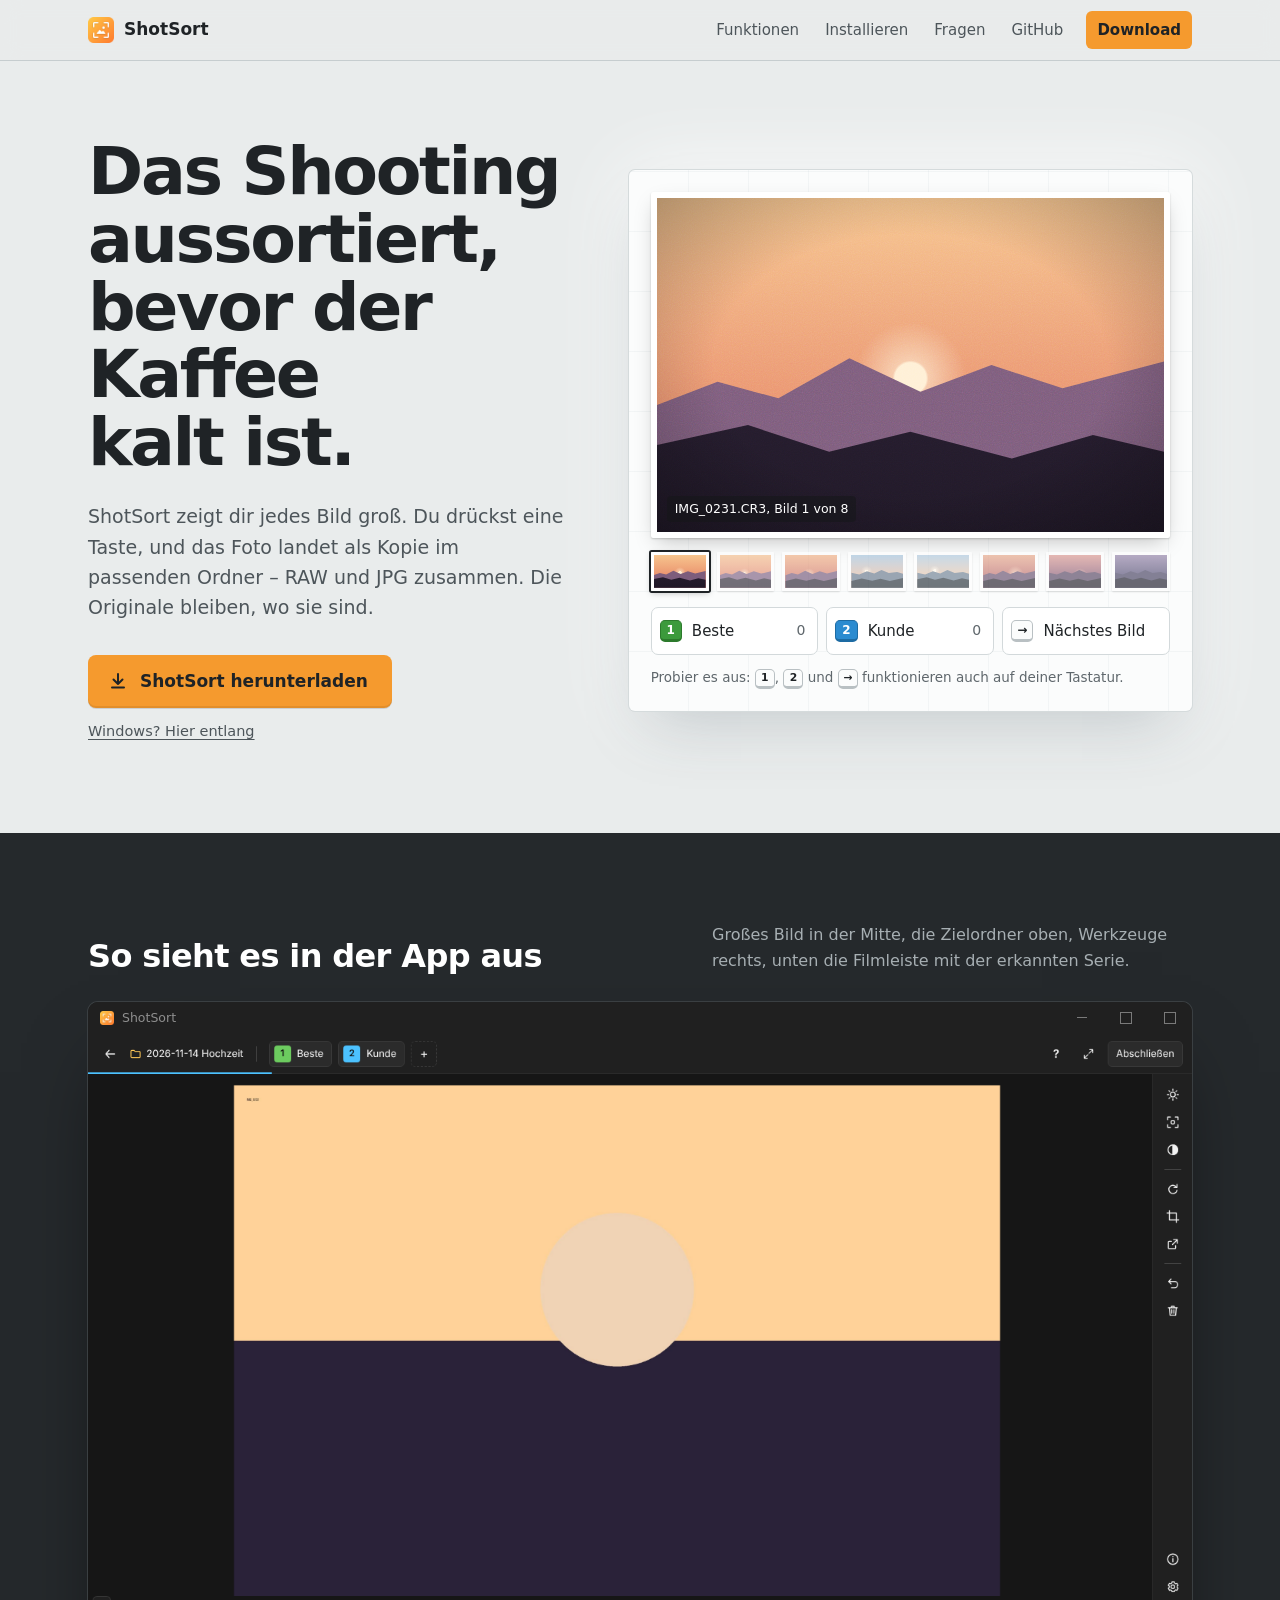
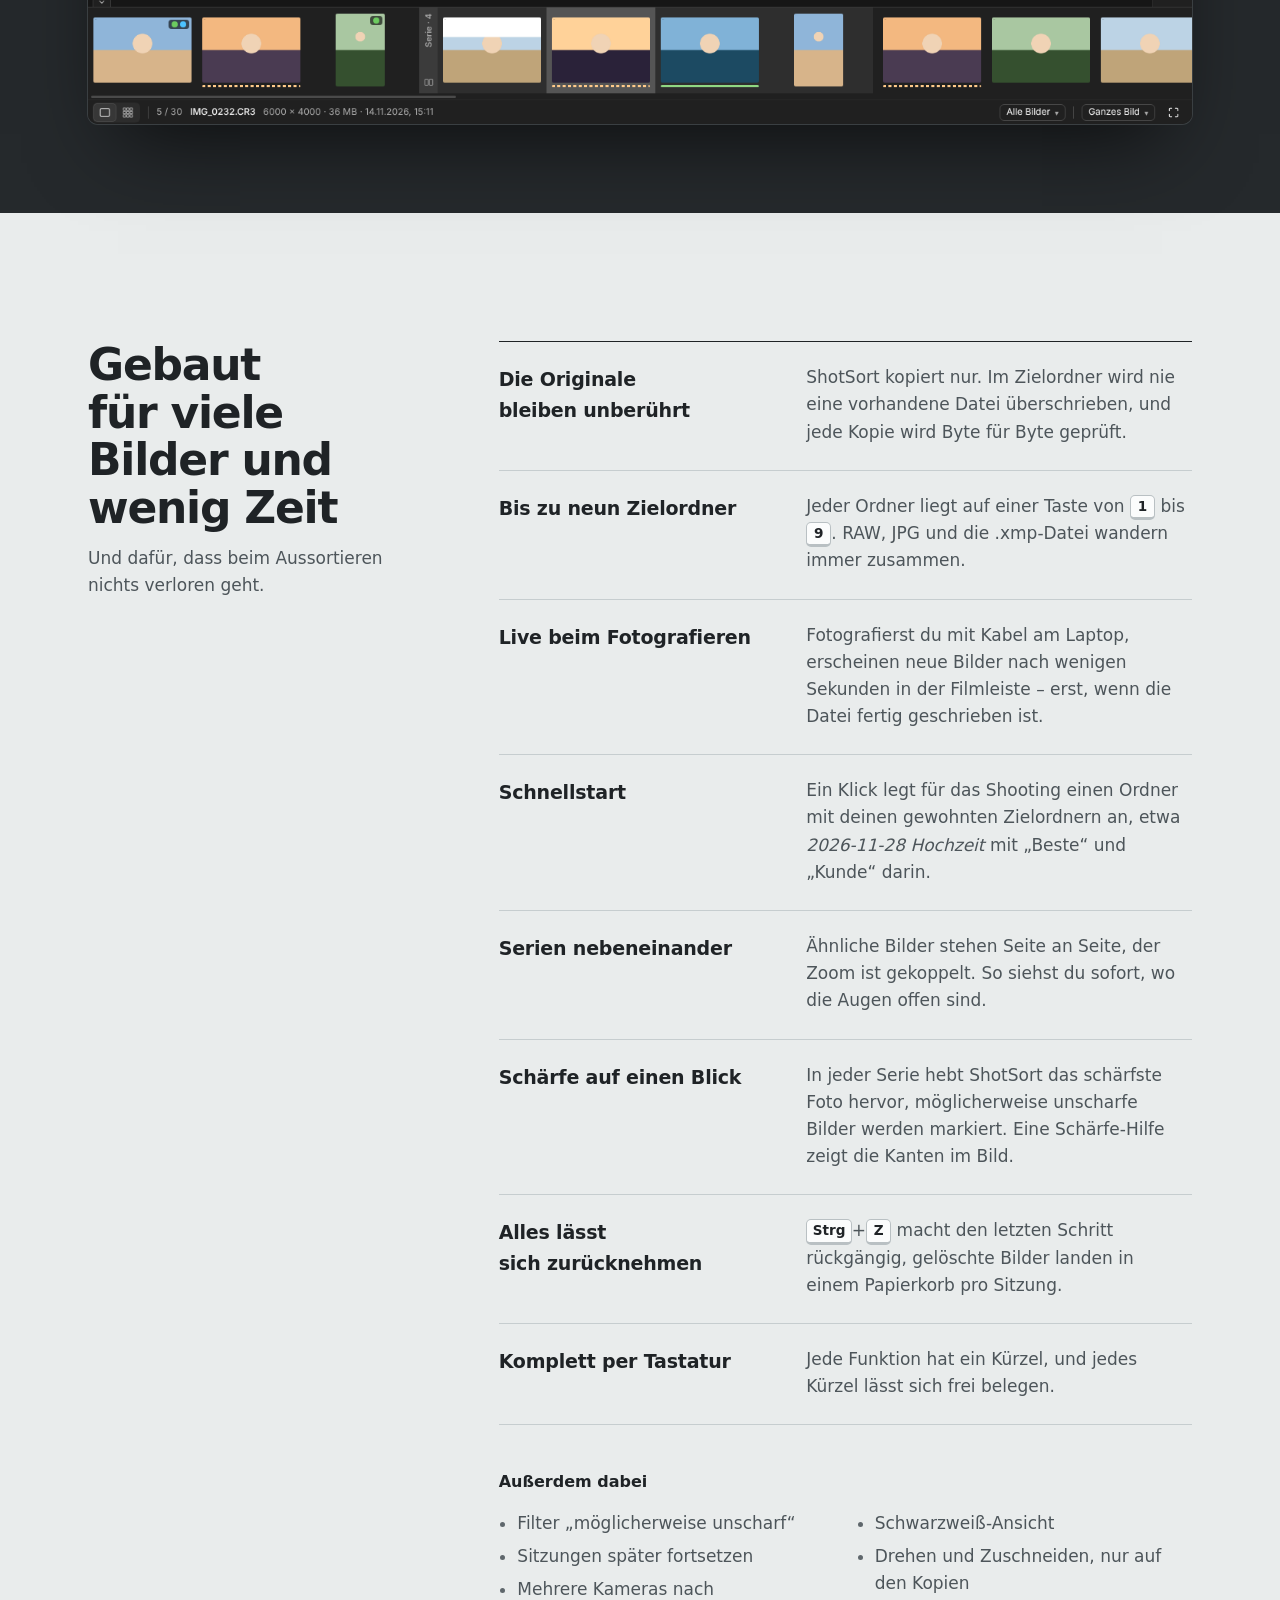
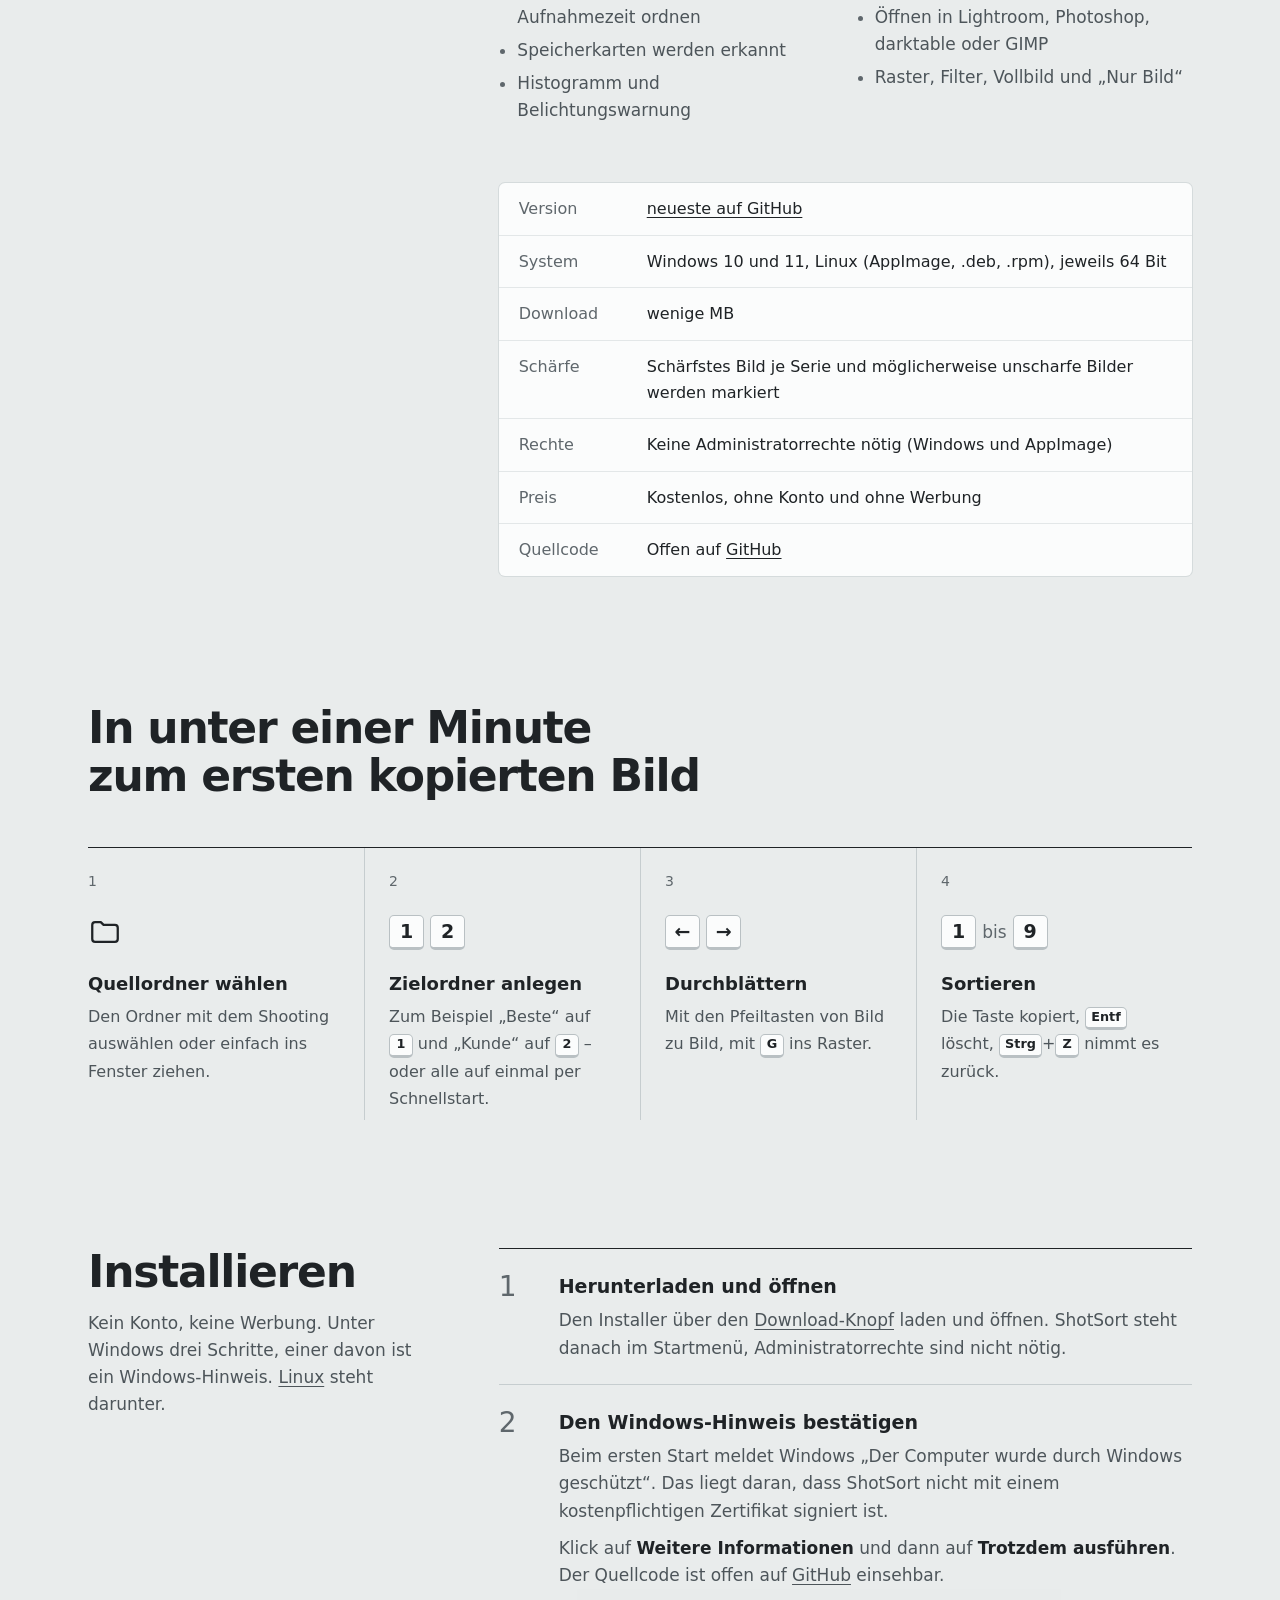
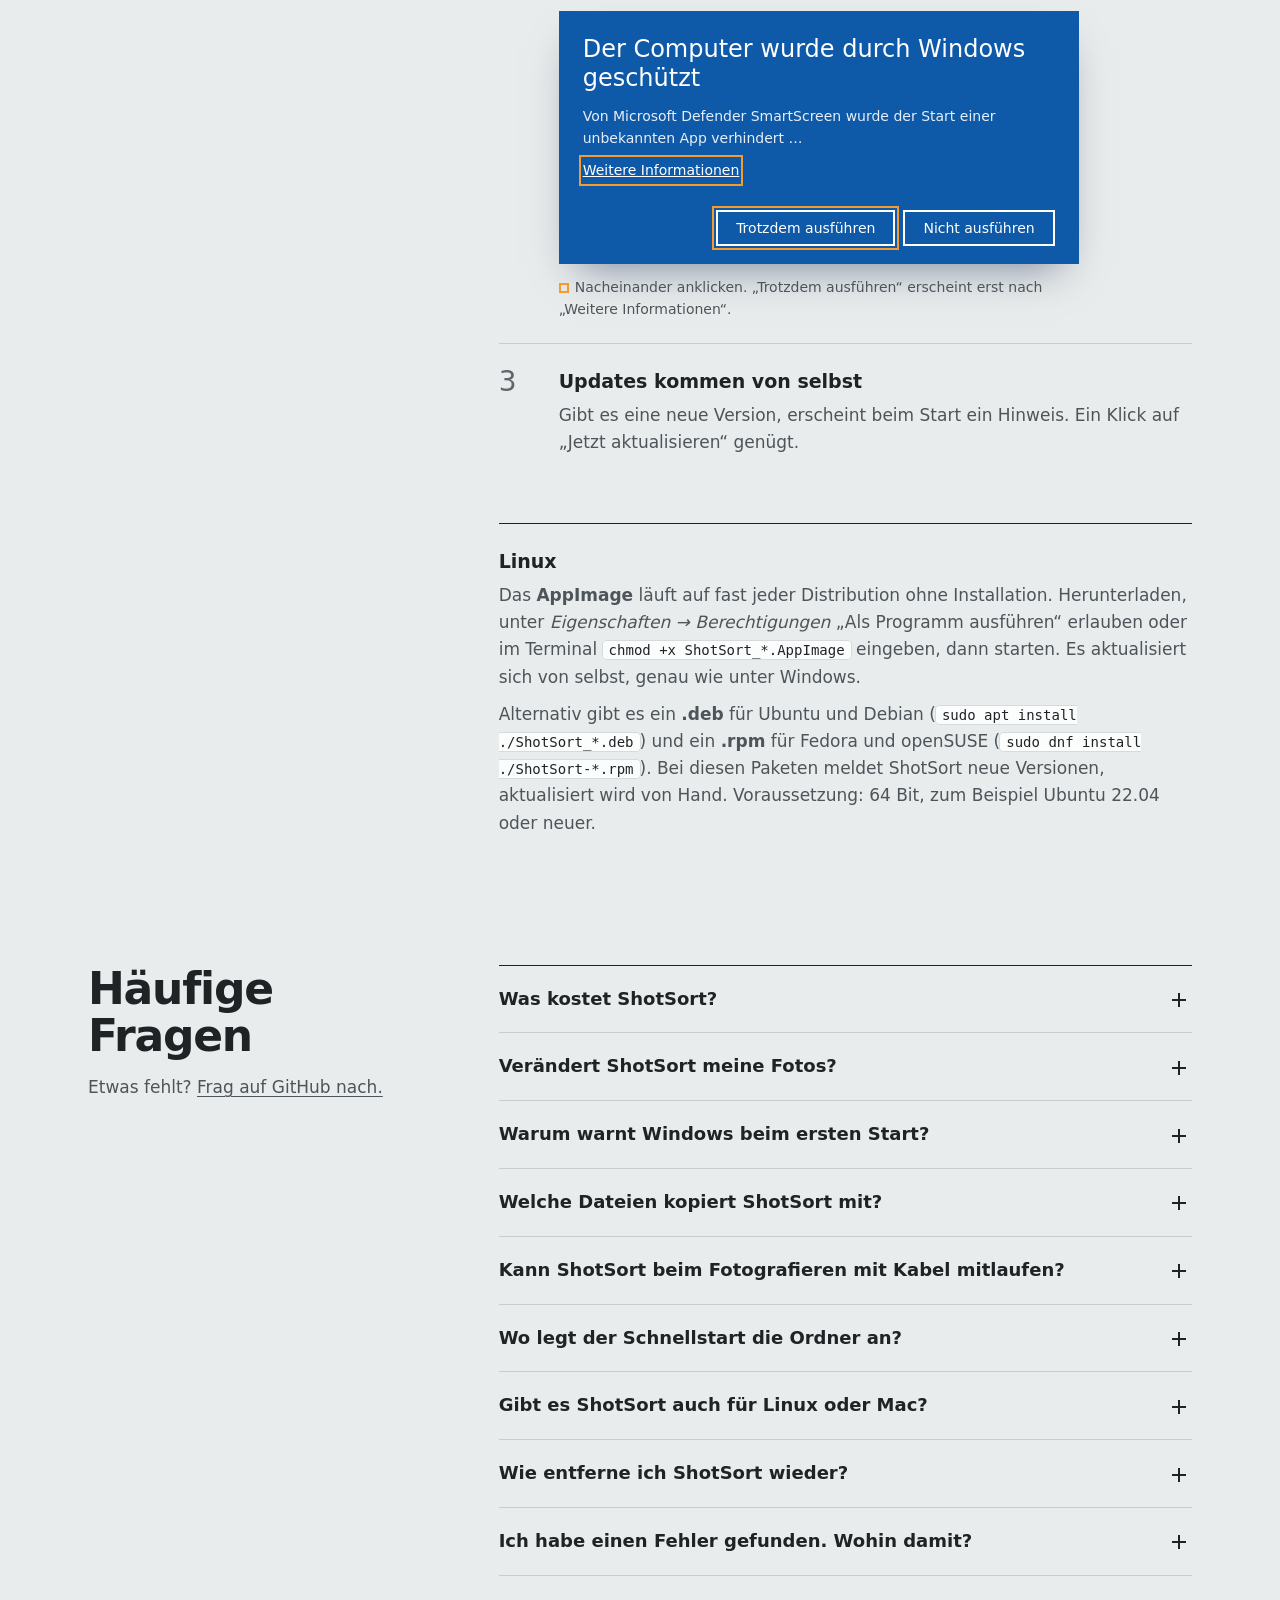
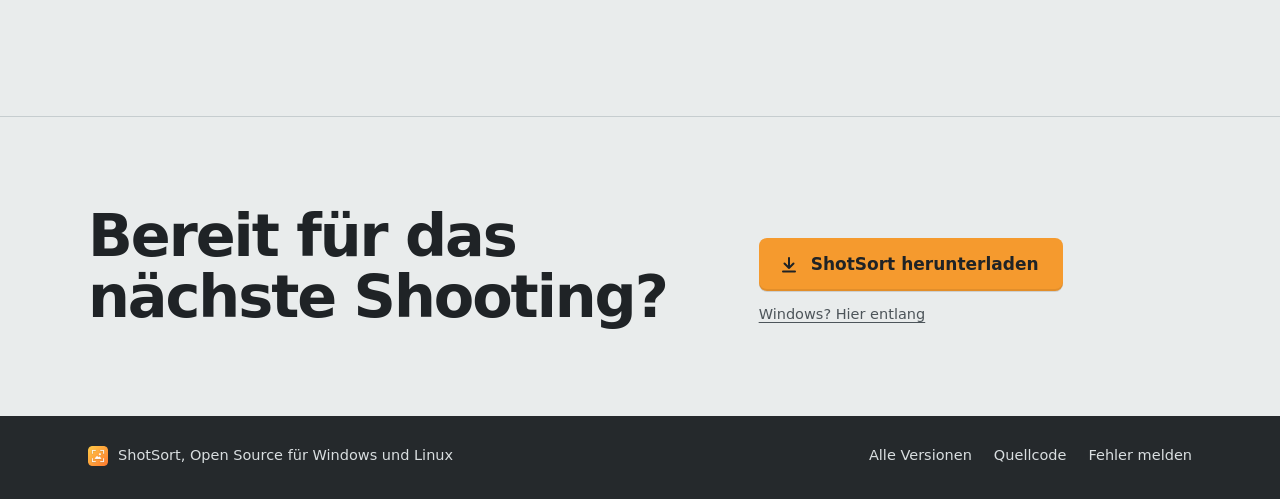
<file: docs/index.html>
<!DOCTYPE html>
<html lang="de">
<head>
<meta charset="utf-8">
<meta name="viewport" content="width=device-width, initial-scale=1">
<title>ShotSort – Fotos aus dem Shooting schnell sortieren</title>
<meta name="description" content="ShotSort für Windows und Linux: Fotos aus einem Shooting schnell durchsehen und die besten per Tastendruck in Zielordner kopieren. Die Originale bleiben unverändert. Kostenlos und Open Source.">
<meta property="og:title" content="ShotSort – Fotos aus dem Shooting schnell sortieren">
<meta property="og:description" content="Durchblättern, Taste drücken, fertig. RAW und JPG werden zusammen kopiert, die Originale bleiben unberührt.">
<meta property="og:image" content="https://0prointer.github.io/shotsort/screenshot.png">
<meta property="og:url" content="https://0prointer.github.io/shotsort/">
<meta name="theme-color" content="#e9ecec">
<link rel="icon" href="icon.png">
<style>
/*
  Idee: der Leuchttisch. Kühles Tageslichtgrau als Seite, die Demo ganz oben
  ist ein beleuchtetes Pult mit gerahmten Bildern. Sonst bleibt alles ruhig:
  eine Schrift (Segoe UI Variable, die Systemschrift des Zielsystems),
  Graphit statt Schwarz, Orange nur als Fläche, Grün/Blau nur für die Ordner.
*/
:root{
  --paper:#e9ecec;
  --paper2:#dfe3e3;
  --light:#fbfcfc;
  --ink:#1f2326;
  --ink2:#4d555a;
  --ink3:#5f676c;
  --rule:#c6cdcf;
  --orange:#f59a2e;
  --orange-hi:#ffb24f;
  --graphite:#25292c;
  --k1:#3c9a3c;
  --k2:#2b8bd0;
}
*{box-sizing:border-box;min-width:0}
html{scroll-behavior:smooth;scroll-padding-top:72px;-webkit-text-size-adjust:100%}
body{margin:0;background:var(--paper);color:var(--ink);font:17px/1.6 "Segoe UI Variable Text","Segoe UI",system-ui,-apple-system,"Helvetica Neue",sans-serif;font-variant-numeric:tabular-nums;overflow-x:clip}
h1,h2,h3{font-family:"Segoe UI Variable Display","Segoe UI",system-ui,-apple-system,sans-serif;margin:0;text-wrap:balance}
p{margin:0}
a{color:inherit;text-decoration-thickness:1px;text-underline-offset:3px}
img{max-width:100%;display:block}
:focus-visible{outline:2px solid var(--ink);outline-offset:3px;border-radius:4px}
.wrap{max-width:1200px;margin:0 auto;padding:0 clamp(20px,4vw,48px)}

kbd{display:inline-grid;place-items:center;min-width:1.85em;height:1.85em;padding:0 .4em;font:600 .8em/1 "Segoe UI",system-ui,sans-serif;color:var(--ink);background:var(--light);border:1px solid #b9c0c3;border-bottom-width:3px;border-radius:5px;vertical-align:.08em}

/* Kopf */
header{position:sticky;top:0;z-index:30;background:rgba(233,236,236,.9);backdrop-filter:blur(10px);border-bottom:1px solid var(--rule)}
header .wrap{display:flex;align-items:center;height:60px;gap:16px}
.brand{display:flex;align-items:center;gap:10px;font-weight:650;font-size:17px;text-decoration:none}
.brand img{width:26px;height:26px}
header nav{margin-left:auto;display:flex;align-items:center;gap:4px;font-size:15px}
header nav a{text-decoration:none;color:var(--ink2);padding:7px 11px;border-radius:6px}
header nav a:hover{color:var(--ink);background:var(--paper2)}
header nav .nav-dl{color:var(--ink);background:var(--orange);font-weight:600;margin-left:8px}
header nav .nav-dl:hover{background:var(--orange-hi)}

/* Einstieg */
.hero{display:grid;grid-template-columns:minmax(0,11fr) minmax(0,13fr);gap:clamp(32px,5vw,72px);align-items:center;padding-top:clamp(40px,6vw,80px);padding-bottom:clamp(56px,7vw,96px)}
.hero h1{font-size:clamp(40px,5.2vw,68px);line-height:1.02;letter-spacing:-.035em;font-weight:650}
.hero .lead{margin-top:24px;font-size:clamp(17px,1.5vw,19px);color:var(--ink2);max-width:34em}
.cta{margin-top:32px}
.btn{display:inline-flex;align-items:center;gap:12px;min-height:52px;padding:13px 24px 13px 20px;border-radius:8px;background:var(--orange);color:var(--ink);font-weight:600;font-size:17px;text-decoration:none;box-shadow:0 1px 0 rgba(0,0,0,.12),inset 0 -2px 0 rgba(0,0,0,.08);max-width:100%}
.btn:hover{background:var(--orange-hi)}
.btn svg{width:20px;height:20px;flex:none}
.meta{margin-top:12px;color:var(--ink3);font-size:14.5px;min-height:1.6em}
.meta a{color:var(--ink2)}
.meta.other{margin-top:2px}
code{padding:1px 6px;border-radius:4px;background:var(--light);box-shadow:0 0 0 1px #d5dbdc;font:14px/1.5 Consolas,"DejaVu Sans Mono",monospace;color:var(--ink);overflow-wrap:anywhere}
.linux{margin-top:44px;padding-top:22px;border-top:1px solid var(--ink)}
.linux h3{font-size:19px;font-weight:600;margin-bottom:6px}
.linux p{color:var(--ink2)}
.linux p+p{margin-top:10px}
.only-touch{display:none}
@media (hover:none) and (pointer:coarse){.only-touch{display:inline}.no-touch{display:none}}

/* Leuchtpult */
.lightbox{position:relative;background:var(--light);border-radius:6px;padding:clamp(14px,2vw,22px);box-shadow:0 0 0 1px #d5dbdc,0 30px 60px -20px rgba(40,60,70,.25),0 0 80px rgba(255,255,255,.9);user-select:none}
.lightbox::before{content:"";position:absolute;inset:0;border-radius:inherit;pointer-events:none;background:repeating-linear-gradient(90deg,transparent 0 59px,rgba(140,160,170,.08) 59px 60px),repeating-linear-gradient(0deg,transparent 0 59px,rgba(140,160,170,.08) 59px 60px)}
.view{position:relative;aspect-ratio:3/2;border:6px solid #fff;border-radius:2px;box-shadow:0 1px 2px rgba(0,0,0,.18),0 8px 20px -6px rgba(0,0,0,.25);overflow:hidden;background:#333}
.view .photo{position:absolute;inset:0}
.tag{position:absolute;left:10px;bottom:10px;font-size:12.5px;color:#fff;background:rgba(20,22,24,.55);padding:3px 8px;border-radius:4px}
.stamp{position:absolute;right:10px;top:10px;display:flex;gap:6px}
.stamp b{min-width:26px;height:26px;border-radius:5px;display:grid;place-items:center;font-size:13px;color:#fff;padding:0 6px;box-shadow:0 1px 3px rgba(0,0,0,.3)}
.toast{position:absolute;left:50%;top:14px;transform:translate(-50%,-6px);opacity:0;background:rgba(25,28,30,.9);color:#fff;padding:6px 14px;border-radius:6px;font-size:14px;white-space:nowrap;transition:opacity .18s,transform .18s}
.toast.on{opacity:1;transform:translate(-50%,0)}

.strip{position:relative;display:grid;grid-template-columns:repeat(8,minmax(0,1fr));gap:8px;margin-top:14px}
.frame{position:relative;aspect-ratio:3/2;border:3px solid #fff;border-radius:1px;box-shadow:0 1px 2px rgba(0,0,0,.2);overflow:hidden;cursor:pointer;opacity:.62;transition:opacity .15s}
.frame:hover{opacity:.85}
.frame.cur{opacity:1;box-shadow:0 0 0 2px var(--ink),0 2px 6px rgba(0,0,0,.25)}
.frame i{position:absolute;left:0;right:0;bottom:0;height:4px}
.frame.c1 i{background:var(--k1)}
.frame.c2 i{background:var(--k2)}
.frame.c12 i{background:linear-gradient(90deg,var(--k1) 50%,var(--k2) 50%)}

.keys{position:relative;display:grid;grid-template-columns:repeat(3,minmax(0,1fr));gap:8px;margin-top:16px}
.key{display:flex;align-items:center;gap:10px;min-height:48px;padding:6px 12px 6px 8px;background:#fff;border:1px solid #d3d9db;border-radius:7px;color:var(--ink);font:inherit;font-size:15px;cursor:pointer;text-align:left}
.key:hover{border-color:#aeb7ba}
.key.hit{transform:translateY(1px);background:var(--paper)}
.key kbd{flex:none}
.key[data-k="1"] kbd{background:var(--k1);border-color:#2c7a2c;color:#fff}
.key[data-k="2"] kbd{background:var(--k2);border-color:#1d6ba3;color:#fff}
.key span{flex:1;overflow:hidden;text-overflow:ellipsis;white-space:nowrap}
.key em{font-style:normal;color:var(--ink3);font-size:14px}
.lb-note{position:relative;margin-top:12px;font-size:13.5px;color:var(--ink3)}

/* Bildschirmfoto */
.shot{background:var(--graphite);color:#d9dee0;padding:clamp(48px,7vw,96px) 0}
.shot-head{display:flex;flex-wrap:wrap;justify-content:space-between;align-items:end;gap:12px 40px;margin-bottom:28px}
.shot-head h2{font-size:clamp(24px,2.6vw,32px);font-weight:600;letter-spacing:-.02em;color:#fff}
.shot-head p{color:#a7afb3;max-width:30em;font-size:16px}
.window{margin:0;border-radius:10px;overflow:hidden;background:#1b1b1b;box-shadow:0 0 0 1px #3a3f42,0 40px 80px -30px rgba(0,0,0,.7)}
.window .bar{display:flex;align-items:center;height:32px;padding:0 0 0 12px;background:#202020;font-size:12.5px;color:#8f8f8f}
.window .bar img{width:14px;height:14px;margin-right:8px}
.window .ctl{margin-left:auto;display:flex}
.window .ctl i{width:44px;height:32px;display:grid;place-items:center}
.window .ctl i::before{content:"";width:10px;height:10px;border:1px solid #7a7a7a}
.window .ctl i:first-child::before{height:0;border-width:1px 0 0}
.window>img{width:100%;height:auto}

/* Abschnitte */
section{padding-top:clamp(72px,10vw,128px)}
.split{display:grid;grid-template-columns:minmax(0,4fr) minmax(0,8fr);gap:clamp(28px,5vw,80px)}
.split>.head{align-self:start;position:sticky;top:96px}
h2{font-size:clamp(30px,3.6vw,44px);line-height:1.08;letter-spacing:-.028em;font-weight:650}
.head p{margin-top:14px;color:var(--ink2);max-width:22em}

/* Funktionen */
.features{list-style:none;margin:0;padding:0;border-top:1px solid var(--ink)}
.features li{display:grid;grid-template-columns:minmax(0,5fr) minmax(0,7fr);gap:8px 32px;padding:22px 0 24px;border-bottom:1px solid var(--rule)}
.features h3{font-size:19px;font-weight:600;letter-spacing:-.01em}
.features p{color:var(--ink2)}
.also{margin-top:44px}
.also h3{font-size:16px;font-weight:600;margin-bottom:12px}
.also ul{margin:0;padding:0 0 0 1.1em;columns:2;column-gap:40px;color:var(--ink2)}
.also li{break-inside:avoid;padding:3px 0}
.also li::marker{color:var(--ink3)}

.specs{margin:56px 0 0;display:grid;grid-template-columns:max-content minmax(0,1fr);background:var(--light);border-radius:6px;box-shadow:0 0 0 1px #d5dbdc;font-size:16px}
.specs dt,.specs dd{margin:0;padding:13px 20px;border-bottom:1px solid #e3e7e8}
.specs dt{color:var(--ink3);padding-right:28px}
.specs dt:last-of-type,.specs dd:last-of-type{border-bottom:0}
.specs-cap{margin-top:12px;font-size:14px;color:var(--ink3)}

/* Ablauf */
.flow{list-style:none;margin:48px 0 0;padding:0;display:grid;grid-template-columns:repeat(4,minmax(0,1fr));counter-reset:s;border-top:1px solid var(--ink)}
.flow li{counter-increment:s;padding:22px 24px 8px 0;position:relative}
.flow li+li{padding-left:24px;border-left:1px solid var(--rule)}
.flow li::before{content:counter(s);display:block;font-size:14px;color:var(--ink3);margin-bottom:18px}
.flow .cap{display:flex;align-items:center;gap:6px;height:44px;margin-bottom:16px}
.flow .cap kbd{font-size:19px}
.flow .cap .dash{color:var(--ink3)}
.flow .cap svg{width:34px;height:34px;color:var(--ink)}
.flow b{display:block;font-size:18px;font-weight:600;margin-bottom:4px}
.flow span.t{color:var(--ink2);font-size:16px}

/* Installieren */
.steps{list-style:none;margin:0;padding:0;counter-reset:i}
.steps li{counter-increment:i;display:grid;grid-template-columns:44px minmax(0,1fr);gap:4px 16px;padding:22px 0;border-top:1px solid var(--rule)}
.steps li:first-child{border-top-color:var(--ink)}
.steps li::before{content:counter(i);font-size:28px;line-height:1;font-weight:300;color:var(--ink3);padding-top:2px}
.steps h3{font-size:19px;font-weight:600;margin-bottom:6px}
.steps p{color:var(--ink2)}
.steps p+p{margin-top:10px}
.steps strong{color:var(--ink);font-weight:600}
.smart-wrap{margin-top:22px;max-width:520px}
.smart{background:#0f5aa8;color:#fff;padding:24px 24px 18px;font-family:"Segoe UI",system-ui,sans-serif;box-shadow:0 20px 40px -18px rgba(0,30,70,.5)}
.smart h4{margin:0 0 12px;font-size:clamp(19px,2.2vw,24px);font-weight:300;line-height:1.2}
.smart p{font-size:14px;color:#e6eef8}
.smart .more{display:inline-block;margin-top:10px;font-size:14px;text-decoration:underline;box-shadow:0 0 0 2px #0f5aa8,0 0 0 4px var(--orange)}
.smart .row{display:flex;justify-content:flex-end;gap:8px;margin-top:26px;flex-wrap:wrap}
.smart .row span{border:2px solid #fff;padding:5px 18px;font-size:14px}
.smart .row .go{box-shadow:0 0 0 2px #0f5aa8,0 0 0 4px var(--orange)}
.smart-cap{margin-top:12px;font-size:14px;color:var(--ink3)}
.smart-cap b{display:inline-block;width:10px;height:10px;border:2px solid var(--orange);margin-right:6px;vertical-align:-1px}

/* Fragen */
.faq{border-top:1px solid var(--ink)}
.faq details{border-bottom:1px solid var(--rule)}
.faq summary{list-style:none;cursor:pointer;padding:19px 44px 19px 0;font-size:18px;font-weight:600;position:relative}
.faq summary::-webkit-details-marker{display:none}
.faq summary::after{content:"";position:absolute;right:6px;top:50%;width:14px;height:2px;background:var(--ink);box-shadow:none}
.faq summary::before{content:"";position:absolute;right:12px;top:50%;margin-top:-6px;width:2px;height:14px;background:var(--ink);transition:transform .2s}
.faq details[open] summary::before{transform:scaleY(0)}
.faq summary:hover{color:var(--ink2)}
.faq details p{color:var(--ink2);padding:0 0 22px;max-width:36em}

/* Schluss */
.final{margin-top:clamp(80px,11vw,140px);border-top:1px solid var(--rule)}
.final .wrap{display:grid;grid-template-columns:minmax(0,7fr) minmax(0,5fr);gap:32px 64px;align-items:end;padding-top:clamp(56px,7vw,96px);padding-bottom:clamp(56px,7vw,96px)}
.final h2{font-size:clamp(34px,4.6vw,60px);line-height:1.02;letter-spacing:-.035em}
.final .cta{margin-top:0}
footer{background:var(--graphite);color:#a7afb3;font-size:14.5px}
footer .wrap{display:flex;flex-wrap:wrap;justify-content:space-between;gap:12px 32px;padding-top:28px;padding-bottom:32px}
footer .who{display:flex;align-items:center;gap:10px;color:#d9dee0}
footer .who img{width:20px;height:20px}
footer nav{display:flex;flex-wrap:wrap;gap:6px 22px}
footer a{color:#d9dee0;text-decoration:none}
footer a:hover{text-decoration:underline}
footer :focus-visible{outline-color:#fff}

/* Motive für die Demo: Landschaften aus Verläufen, mit Korn */
.photo{
  --sky1:#f7c58e;--sky2:#e98d6b;--sun:#fff0d6;--sx:50%;--sy:52%;--ss:16%;
  --far:#7d5d7c;--near:#2e2338;
  background:
    radial-gradient(circle at var(--sx) var(--sy),var(--sun) 0 calc(var(--ss)*.28),color-mix(in srgb,var(--sun) 55%,transparent) calc(var(--ss)*.32),transparent var(--ss)),
    linear-gradient(var(--sky1),var(--sky2) 70%);
  position:relative;overflow:hidden;
}
.photo::before,.photo::after{content:"";position:absolute;inset:0}
.photo::before{background:var(--far);clip-path:var(--r1,polygon(0 62%,12% 55%,24% 60%,38% 48%,52% 58%,66% 50%,80% 57%,100% 49%,100% 100%,0 100%))}
.photo::after{background:linear-gradient(var(--near),color-mix(in srgb,var(--near) 70%,#000));clip-path:var(--r2,polygon(0 74%,18% 68%,34% 76%,50% 70%,70% 78%,86% 71%,100% 76%,100% 100%,0 100%))}
.grain{position:absolute;inset:0;pointer-events:none;opacity:.22;mix-blend-mode:overlay;background-image:url("data:image/svg+xml,%3Csvg xmlns='http://www.w3.org/2000/svg' width='160' height='160'%3E%3Cfilter id='n'%3E%3CfeTurbulence type='fractalNoise' baseFrequency='.9' numOctaves='2' stitchTiles='stitch'/%3E%3C/filter%3E%3Crect width='100%25' height='100%25' filter='url(%23n)'/%3E%3C/svg%3E")}
.vignette{position:absolute;inset:0;pointer-events:none;background:radial-gradient(ellipse at center,transparent 55%,rgba(0,0,0,.28))}

/* Anpassungen */
@media (max-width:1000px){
  .hero{grid-template-columns:minmax(0,1fr)}
  .hero .copy{max-width:640px}
  .split{grid-template-columns:minmax(0,1fr)}
  .split>.head{position:static}
  .flow{grid-template-columns:repeat(2,minmax(0,1fr))}
  .flow li:nth-child(3){padding-left:0;border-left:0}
  .flow li:nth-child(n+3){border-top:1px solid var(--rule);margin-top:16px}
  .final .wrap{grid-template-columns:minmax(0,1fr)}
}
@media (max-width:720px){
  header nav a:not(.nav-dl){display:none}
  .features li{grid-template-columns:minmax(0,1fr)}
  .also ul{columns:1}
  .smart-wrap{margin-left:0}
  .strip{grid-template-columns:repeat(4,minmax(0,1fr))}
}
@media (max-width:520px){
  .keys{grid-template-columns:minmax(0,1fr)}
  .flow{grid-template-columns:minmax(0,1fr)}
  .flow li,.flow li+li{padding-left:0;border-left:0}
  .flow li+li{border-top:1px solid var(--rule);margin-top:8px}
  .specs{grid-template-columns:minmax(0,1fr)}
  .specs dt{padding-bottom:0;border-bottom:0}
  .specs dd{padding-top:2px}
  .window .bar{display:none}
  .btn{width:100%;justify-content:center;font-size:16px}
}
@media (prefers-reduced-motion:reduce){
  html{scroll-behavior:auto}
  *{transition:none!important}
}
</style>
</head>
<body>

<header>
  <div class="wrap">
    <a class="brand" href="#"><img src="icon.png" alt="">ShotSort</a>
    <nav aria-label="Hauptnavigation">
      <a href="#funktionen">Funktionen</a>
      <a href="#installieren">Installieren</a>
      <a href="#fragen">Fragen</a>
      <a href="https://github.com/0prointer/shotsort">GitHub</a>
      <a class="nav-dl" href="#download">Download</a>
    </nav>
  </div>
</header>

<main>
  <div class="wrap hero" id="download">
    <div class="copy">
      <h1>Das Shooting aussortiert, bevor der Kaffee kalt ist.</h1>
      <p class="lead">ShotSort zeigt dir jedes Bild groß. Du drückst eine Taste, und das Foto landet als Kopie im passenden Ordner – RAW und JPG zusammen. Die Originale bleiben, wo sie sind.</p>
      <div class="cta">
        <!-- Ohne Verbindung zu GitHub führt der Knopf zur Seite der neuesten Version; das Skript unten setzt die passende Datei ein -->
        <a class="btn" data-dl href="https://github.com/0prointer/shotsort/releases/latest">
          <svg viewBox="0 0 20 20" fill="none" stroke="currentColor" stroke-width="2" stroke-linecap="round" stroke-linejoin="round" aria-hidden="true"><path d="M10 3v10M5.5 8.5 10 13l4.5-4.5M4 16.5h12"/></svg>
          <span data-dl-text>ShotSort herunterladen</span>
        </a>
        <p class="meta" data-dl-other><a href="#linux">Linux? Hier entlang</a></p>
      </div>
    </div>

    <div class="lightbox" id="demo" role="group" aria-label="Ausprobieren: Bilder mit den Tasten 1 und 2 in Ordner sortieren">
      <div class="view">
        <div class="photo" id="big"></div>
        <div class="grain"></div><div class="vignette"></div>
        <span class="tag" id="tag">IMG_0231.CR3, Bild 1 von 8</span>
        <span class="stamp" id="stamp"></span>
        <span class="toast" id="toast" role="status" aria-live="polite"></span>
      </div>
      <div class="strip" id="strip"></div>
      <div class="keys">
        <button class="key" data-k="1" type="button"><kbd>1</kbd><span>Beste</span><em id="n1">0</em></button>
        <button class="key" data-k="2" type="button"><kbd>2</kbd><span>Kunde</span><em id="n2">0</em></button>
        <button class="key" data-k="next" type="button"><kbd>→</kbd><span>Nächstes Bild</span><em></em></button>
      </div>
      <p class="lb-note"><span class="no-touch">Probier es aus: <kbd>1</kbd>, <kbd>2</kbd> und <kbd>→</kbd> funktionieren auch auf deiner Tastatur.</span><span class="only-touch">Probier es aus: Tippe auf die Tasten.</span></p>
    </div>
  </div>

  <div class="shot">
    <div class="wrap">
      <div class="shot-head">
        <h2>So sieht es in der App aus</h2>
        <p>Großes Bild in der Mitte, die Zielordner oben, Werkzeuge rechts, unten die Filmleiste mit der erkannten Serie.</p>
      </div>
      <figure class="window">
        <div class="bar" aria-hidden="true"><img src="icon.png" alt="">ShotSort<span class="ctl"><i></i><i></i><i></i></span></div>
        <img src="screenshot.png" width="1440" height="900" alt="ShotSort beim Sortieren: großes Bild, oben die Zielordner Beste und Kunde, rechts die Werkzeuge, unten die Filmleiste mit einer Serie">
      </figure>
    </div>
  </div>

  <section id="funktionen">
    <div class="wrap split">
      <div class="head">
        <h2>Gebaut für viele Bilder und wenig Zeit</h2>
        <p>Und dafür, dass beim Aussortieren nichts verloren geht.</p>
      </div>
      <div>
        <ul class="features">
          <li><h3>Die Originale bleiben unberührt</h3><p>ShotSort kopiert nur. Im Zielordner wird nie eine vorhandene Datei überschrieben, und jede Kopie wird Byte für Byte geprüft.</p></li>
          <li><h3>Bis zu neun Zielordner</h3><p>Jeder Ordner liegt auf einer Taste von <kbd>1</kbd> bis <kbd>9</kbd>. RAW, JPG und die .xmp-Datei wandern immer zusammen.</p></li>
          <li><h3>Live beim Fotografieren</h3><p>Fotografierst du mit Kabel am Laptop, erscheinen neue Bilder nach wenigen Sekunden in der Filmleiste – erst, wenn die Datei fertig geschrieben ist.</p></li>
          <li><h3>Schnellstart</h3><p>Ein Klick legt für das Shooting einen Ordner mit deinen gewohnten Zielordnern an, etwa <i>2026-11-28 Hochzeit</i> mit „Beste“ und „Kunde“ darin.</p></li>
          <li><h3>Serien nebeneinander</h3><p>Ähnliche Bilder stehen Seite an Seite, der Zoom ist gekoppelt. So siehst du sofort, wo die Augen offen sind.</p></li>
          <li><h3>Schärfe auf einen Blick</h3><p>In jeder Serie hebt ShotSort das schärfste Foto hervor, möglicherweise unscharfe Bilder werden markiert. Eine Schärfe-Hilfe zeigt die Kanten im Bild.</p></li>
          <li><h3>Alles lässt sich zurücknehmen</h3><p><kbd>Strg</kbd>+<kbd>Z</kbd> macht den letzten Schritt rückgängig, gelöschte Bilder landen in einem Papierkorb pro Sitzung.</p></li>
          <li><h3>Komplett per Tastatur</h3><p>Jede Funktion hat ein Kürzel, und jedes Kürzel lässt sich frei belegen.</p></li>
        </ul>

        <div class="also">
          <h3>Außerdem dabei</h3>
          <ul>
            <li>Filter „möglicherweise unscharf“</li>
            <li>Sitzungen später fortsetzen</li>
            <li>Mehrere Kameras nach Aufnahmezeit ordnen</li>
            <li>Speicherkarten werden erkannt</li>
            <li>Histogramm und Belichtungswarnung</li>
            <li>Schwarzweiß-Ansicht</li>
            <li>Drehen und Zuschneiden, nur auf den Kopien</li>
            <li>Öffnen in Lightroom, Photoshop, darktable oder GIMP</li>
            <li>Raster, Filter, Vollbild und „Nur Bild“</li>
          </ul>
        </div>

        <dl class="specs">
          <dt>Version</dt><dd data-dl-version><a href="https://github.com/0prointer/shotsort/releases/latest">neueste auf GitHub</a></dd>
          <dt>System</dt><dd>Windows 10 und 11, Linux (AppImage, .deb, .rpm), jeweils 64 Bit</dd>
          <dt>Download</dt><dd data-dl-size>wenige MB</dd>
          <dt>Schärfe</dt><dd>Schärfstes Bild je Serie und möglicherweise unscharfe Bilder werden markiert</dd>
          <dt>Rechte</dt><dd>Keine Administratorrechte nötig (Windows und AppImage)</dd>
          <dt>Preis</dt><dd>Kostenlos, ohne Konto und ohne Werbung</dd>
          <dt>Quellcode</dt><dd>Offen auf <a href="https://github.com/0prointer/shotsort">GitHub</a></dd>
        </dl>
      </div>
    </div>
  </section>

  <section id="ablauf">
    <div class="wrap">
      <h2>In unter einer Minute zum ersten kopierten Bild</h2>
      <ol class="flow">
        <li>
          <div class="cap"><svg viewBox="0 0 24 24" fill="none" stroke="currentColor" stroke-width="1.6" stroke-linecap="round" stroke-linejoin="round" aria-hidden="true"><path d="M3 7a2 2 0 0 1 2-2h4l2 2h8a2 2 0 0 1 2 2v8a2 2 0 0 1-2 2H5a2 2 0 0 1-2-2z"/></svg></div>
          <b>Quellordner wählen</b><span class="t">Den Ordner mit dem Shooting auswählen oder einfach ins Fenster ziehen.</span>
        </li>
        <li>
          <div class="cap"><kbd>1</kbd><kbd>2</kbd></div>
          <b>Zielordner anlegen</b><span class="t">Zum Beispiel „Beste“ auf <kbd>1</kbd> und „Kunde“ auf <kbd>2</kbd> – oder alle auf einmal per Schnellstart.</span>
        </li>
        <li>
          <div class="cap"><kbd>←</kbd><kbd>→</kbd></div>
          <b>Durchblättern</b><span class="t">Mit den Pfeiltasten von Bild zu Bild, mit <kbd>G</kbd> ins Raster.</span>
        </li>
        <li>
          <div class="cap"><kbd>1</kbd><span class="dash">bis</span><kbd>9</kbd></div>
          <b>Sortieren</b><span class="t">Die Taste kopiert, <kbd>Entf</kbd> löscht, <kbd>Strg</kbd>+<kbd>Z</kbd> nimmt es zurück.</span>
        </li>
      </ol>
    </div>
  </section>

  <section id="installieren">
    <div class="wrap split">
      <div class="head">
        <h2>Installieren</h2>
        <p>Kein Konto, keine Werbung. Unter Windows drei Schritte, einer davon ist ein Windows-Hinweis. <a href="#linux">Linux</a> steht darunter.</p>
      </div>
      <div>
      <ol class="steps">
        <li><div>
          <h3>Herunterladen und öffnen</h3>
          <p>Den Installer über den <a href="#download">Download-Knopf</a> laden und öffnen. ShotSort steht danach im Startmenü, Administratorrechte sind nicht nötig.</p>
        </div></li>
        <li><div>
          <h3>Den Windows-Hinweis bestätigen</h3>
          <p>Beim ersten Start meldet Windows „Der Computer wurde durch Windows geschützt“. Das liegt daran, dass ShotSort nicht mit einem kostenpflichtigen Zertifikat signiert ist.</p>
          <p>Klick auf <strong>Weitere Informationen</strong> und dann auf <strong>Trotzdem ausführen</strong>. Der Quellcode ist offen auf <a href="https://github.com/0prointer/shotsort">GitHub</a> einsehbar.</p>
          <div class="smart-wrap">
            <div class="smart" aria-hidden="true">
            <h4>Der Computer wurde durch Windows geschützt</h4>
            <p>Von Microsoft Defender SmartScreen wurde der Start einer unbekannten App verhindert …</p>
            <span class="more">Weitere Informationen</span>
            <div class="row"><span class="go">Trotzdem ausführen</span><span>Nicht ausführen</span></div>
          </div>
          <p class="smart-cap"><b></b>Nacheinander anklicken. „Trotzdem ausführen“ erscheint erst nach „Weitere Informationen“.</p>
          </div>
        </div></li>
        <li><div>
          <h3>Updates kommen von selbst</h3>
          <p>Gibt es eine neue Version, erscheint beim Start ein Hinweis. Ein Klick auf „Jetzt aktualisieren“ genügt.</p>
        </div></li>
      </ol>

      <div class="linux" id="linux">
        <h3>Linux</h3>
        <p>Das <strong>AppImage</strong> läuft auf fast jeder Distribution ohne Installation. Herunterladen, unter <i>Eigenschaften → Berechtigungen</i> „Als Programm ausführen“ erlauben oder im Terminal <code>chmod +x ShotSort_*.AppImage</code> eingeben, dann starten. Es aktualisiert sich von selbst, genau wie unter Windows.</p>
        <p>Alternativ gibt es ein <strong>.deb</strong> für Ubuntu und Debian (<code>sudo apt install ./ShotSort_*.deb</code>) und ein <strong>.rpm</strong> für Fedora und openSUSE (<code>sudo dnf install ./ShotSort-*.rpm</code>). Bei diesen Paketen meldet ShotSort neue Versionen, aktualisiert wird von Hand. Voraussetzung: 64 Bit, zum Beispiel Ubuntu 22.04 oder neuer.</p>
      </div>
      </div>
    </div>
  </section>

  <section id="fragen">
    <div class="wrap split">
      <div class="head">
        <h2>Häufige Fragen</h2>
        <p>Etwas fehlt? <a href="https://github.com/0prointer/shotsort/issues">Frag auf GitHub nach.</a></p>
      </div>
      <div class="faq">
        <details>
          <summary>Was kostet ShotSort?</summary>
          <p>Nichts. ShotSort ist kostenlos, ohne Konto und ohne Werbung. Der Quellcode ist offen auf GitHub.</p>
        </details>
        <details>
          <summary>Verändert ShotSort meine Fotos?</summary>
          <p>Nein. ShotSort kopiert nur. Drehen und Zuschneiden wirken ausschließlich auf die Kopien, und im Zielordner wird nie eine vorhandene Datei überschrieben – bei gleichem Namen wird „_2“ angehängt oder das Bild übersprungen.</p>
        </details>
        <details>
          <summary>Warum warnt Windows beim ersten Start?</summary>
          <p>Windows warnt bei Programmen, die nicht mit einem kostenpflichtigen Zertifikat signiert sind. Über die Sicherheit einer App sagt das nichts aus. Wer möchte, kann den kompletten Quellcode auf GitHub ansehen.</p>
        </details>
        <details>
          <summary>Welche Dateien kopiert ShotSort mit?</summary>
          <p>Liegen RAW und JPG mit gleichem Namen nebeneinander, werden beide zusammen kopiert, dazu eine vorhandene .xmp-Datei.</p>
        </details>
        <details>
          <summary>Kann ShotSort beim Fotografieren mit Kabel mitlaufen?</summary>
          <p>Ja. Während einer Sitzung beobachtet ShotSort den Quellordner. Neue Bilder erscheinen nach wenigen Sekunden in der Filmleiste, und wer gerade beim letzten Bild ist, springt automatisch zum neuen. Unten rechts lässt sich das mit „Live“ ein- und ausschalten.</p>
        </details>
        <details>
          <summary>Wo legt der Schnellstart die Ordner an?</summary>
          <p>In einem Basisordner, den du einmal festlegst, etwa <i>D:\Fotos</i> oder <i>~/Bilder</i>. Für jedes Shooting entsteht dort ein Ordner mit deinen Zielordnern darin – nie auf der Speicherkarte, die wird ja später formatiert.</p>
        </details>
        <details>
          <summary>Gibt es ShotSort auch für Linux oder Mac?</summary>
          <p>Für Linux ja, als AppImage, .deb und .rpm – <a href="#linux">so wird es installiert</a>. Eine Mac-Version gibt es derzeit nicht.</p>
        </details>
        <details>
          <summary>Wie entferne ich ShotSort wieder?</summary>
          <p>Unter Windows wie jede andere App unter <i>Einstellungen → Apps</i>. Unter Linux das AppImage einfach löschen oder das Paket mit <code>sudo apt remove shotsort</code> bzw. <code>sudo dnf remove shotsort</code> entfernen.</p>
        </details>
        <details>
          <summary>Ich habe einen Fehler gefunden. Wohin damit?</summary>
          <p>Am besten direkt auf GitHub unter <a href="https://github.com/0prointer/shotsort/issues">Fehler melden</a>. Eine kurze Beschreibung und, wenn möglich, ein Bildschirmfoto helfen sehr.</p>
        </details>
      </div>
    </div>
  </section>

  <div class="final">
    <div class="wrap">
      <h2>Bereit für das nächste Shooting?</h2>
      <div class="cta">
        <a class="btn" data-dl href="https://github.com/0prointer/shotsort/releases/latest">
          <svg viewBox="0 0 20 20" fill="none" stroke="currentColor" stroke-width="2" stroke-linecap="round" stroke-linejoin="round" aria-hidden="true"><path d="M10 3v10M5.5 8.5 10 13l4.5-4.5M4 16.5h12"/></svg>
          <span data-dl-text>ShotSort herunterladen</span>
        </a>
        <p class="meta" data-dl-other><a href="#linux">Linux? Hier entlang</a></p>
      </div>
    </div>
  </div>
</main>

<footer>
  <div class="wrap">
    <span class="who"><img src="icon.png" alt="">ShotSort, Open Source für Windows und Linux</span>
    <nav aria-label="Weitere Links">
      <a href="https://github.com/0prointer/shotsort/releases">Alle Versionen</a>
      <a href="https://github.com/0prointer/shotsort">Quellcode</a>
      <a href="https://github.com/0prointer/shotsort/issues">Fehler melden</a>
    </nav>
  </div>
</footer>

<script>
{
  // ---------- Demo: Bilder per Taste in Zielordner „kopieren“ ----------
  // Eine kleine Abendserie: gleiche Szene, Licht und Ausschnitt wandern leicht.
  const A = 'polygon(0 62%,12% 55%,24% 60%,38% 48%,52% 58%,66% 50%,80% 57%,100% 49%,100% 100%,0 100%)';
  const B = 'polygon(0 54%,15% 60%,30% 50%,44% 57%,58% 46%,72% 55%,88% 52%,100% 58%,100% 100%,0 100%)';
  const N1 = 'polygon(0 74%,18% 68%,34% 76%,50% 70%,70% 78%,86% 71%,100% 76%,100% 100%,0 100%)';
  const N2 = 'polygon(0 80%,20% 72%,40% 79%,56% 73%,74% 80%,100% 70%,100% 100%,0 100%)';
  const shots = [
    {sky1:'#f7c58e',sky2:'#e98d6b',sun:'#fff0d6',sx:'50%',sy:'54%',ss:'18%',far:'#7d5d7c',near:'#2e2338',r1:A,r2:N1},
    {sky1:'#f5bb86',sky2:'#e07f66',sun:'#ffe9cc',sx:'48%',sy:'57%',ss:'17%',far:'#76577a',near:'#2b2136',r1:A,r2:N1},
    {sky1:'#f0ab7c',sky2:'#cf6c5d',sun:'#ffe1bd',sx:'46%',sy:'60%',ss:'19%',far:'#6d4f72',near:'#281e33',r1:A,r2:N2},
    {sky1:'#9ec0dc',sky2:'#e8b79a',sun:'#fff3e0',sx:'30%',sy:'50%',ss:'14%',far:'#5f7186',near:'#22303d',r1:B,r2:N2},
    {sky1:'#a8c6de',sky2:'#efc3a2',sun:'#fff6e8',sx:'34%',sy:'47%',ss:'13%',far:'#66798c',near:'#25333f',r1:B,r2:N1},
    {sky1:'#e7a383',sky2:'#b45e62',sun:'#ffd8b6',sx:'62%',sy:'58%',ss:'22%',far:'#5e4566',near:'#21192b',r1:A,r2:N2},
    {sky1:'#d9918a',sky2:'#7d4b68',sun:'#ffc9a8',sx:'60%',sy:'63%',ss:'20%',far:'#4d3a58',near:'#1c1626',r1:B,r2:N2},
    {sky1:'#8d7ba3',sky2:'#3f3a63',sun:'#ffd1b0',sx:'58%',sy:'68%',ss:'12%',far:'#3a3557',near:'#16142a',r1:B,r2:N1}
  ];
  const paint = (el, s) => { for (const k in s) el.style.setProperty('--' + k, s[k]); };
  const $ = (id) => document.getElementById(id);
  const big = $('big'), strip = $('strip'), tag = $('tag'), stamp = $('stamp'), toast = $('toast'), n1 = $('n1'), n2 = $('n2');
  const done = shots.map(() => new Set());
  const names = {1: 'Beste', 2: 'Kunde'}, colors = {1: 'var(--k1)', 2: 'var(--k2)'};
  let cur = 0, toastTimer = 0, auto = 0, touched = false;

  const thumbs = shots.map((s, i) => {
    const d = document.createElement('div');
    d.className = 'frame';
    d.innerHTML = '<div class="photo" style="position:absolute;inset:0"></div><i></i>';
    paint(d.firstChild, s);
    d.addEventListener('click', () => { stopAuto(); cur = i; render(); });
    strip.appendChild(d);
    return d;
  });

  const render = () => {
    paint(big, shots[cur]);
    tag.textContent = 'IMG_0' + (231 + cur) + '.CR3, Bild ' + (cur + 1) + ' von ' + shots.length;
    thumbs.forEach((t, i) => {
      const a = done[i].has(1), b = done[i].has(2);
      t.classList.toggle('cur', i === cur);
      t.classList.toggle('c1', a && !b);
      t.classList.toggle('c2', b && !a);
      t.classList.toggle('c12', a && b);
    });
    stamp.innerHTML = '';
    for (const k of [1, 2]) if (done[cur].has(k)) {
      const b = document.createElement('b'); b.textContent = names[k]; b.style.background = colors[k]; stamp.appendChild(b);
    }
    n1.textContent = done.filter((s) => s.has(1)).length;
    n2.textContent = done.filter((s) => s.has(2)).length;
  };
  const say = (t) => { toast.textContent = t; toast.classList.add('on'); clearTimeout(toastTimer); toastTimer = setTimeout(() => toast.classList.remove('on'), 1300); };
  const flash = (k) => { const b = document.querySelector('.key[data-k="' + k + '"]'); if (!b) return; b.classList.add('hit'); setTimeout(() => b.classList.remove('hit'), 140); };
  const act = (k) => {
    flash(k);
    if (k === 'next') { cur = (cur + 1) % shots.length; render(); return; }
    if (done[cur].has(k)) { say('Liegt schon in „' + names[k] + '“'); return; }
    done[cur].add(k); render();
    say('Nach „' + names[k] + '“ kopiert, RAW und JPG');
  };
  const stopAuto = () => { touched = true; clearInterval(auto); auto = 0; };

  document.querySelectorAll('.key').forEach((b) => b.addEventListener('click', () => {
    stopAuto(); const k = b.dataset.k; act(k === 'next' ? 'next' : Number(k));
  }));

  // Tasten nur, solange die Demo sichtbar ist und kein Eingabefeld aktiv ist
  let visible = true;
  const demo = $('demo');
  if ('IntersectionObserver' in window) {
    new IntersectionObserver((e) => { visible = e[0].isIntersecting; startAuto(); }, {threshold: .35}).observe(demo);
  }
  document.addEventListener('keydown', (e) => {
    if (!visible || e.ctrlKey || e.metaKey || e.altKey || /INPUT|TEXTAREA|SELECT/.test(document.activeElement?.tagName || '')) return;
    const map = {'1': 1, '2': 2, 'ArrowRight': 'next', 'ArrowLeft': 'prev'};
    if (!(e.key in map)) return;
    e.preventDefault(); stopAuto();
    if (map[e.key] === 'prev') { cur = (cur - 1 + shots.length) % shots.length; render(); return; }
    act(map[e.key]);
  });

  // Kurze Vorführung, bis jemand selbst drückt
  const reduce = window.matchMedia('(prefers-reduced-motion: reduce)').matches;
  const script = ['next', 1, 'next', 'next', 1, 2, 'next', 'next', 'next', 2];
  let step = 0;
  function startAuto() {
    if (reduce || touched || auto || !visible || step >= script.length) return;
    auto = setInterval(() => {
      if (touched || !visible || step >= script.length) { clearInterval(auto); auto = 0; return; }
      act(script[step++]);
    }, 1200);
  }
  render();
  setTimeout(startAuto, 1500);

  // ---------- Neueste Version bei GitHub nachschlagen ----------
  // Für jede Plattform wird die neueste Version gesucht, die eine passende Datei hat –
  // so bekommt niemand den Installer einer anderen Plattform angeboten.
  // Klappt das nicht (offline, Limit erreicht), bleiben die festen Links stehen
  // (unter Linux: Link auf die Release-Seite).
  (async () => {
    const ua = navigator.userAgent;
    const linux = /Linux/i.test(ua) && !/Android/i.test(ua);
    const mac = /Macintosh|Mac OS X/i.test(ua);
    // Unter dem Knopf nur ein Hinweis auf die jeweils andere Plattform
    const other = (href, label) => document.querySelectorAll('[data-dl-other]').forEach((m) => {
      m.textContent = '';
      const a = document.createElement('a'); a.href = href; a.textContent = label; m.append(a);
    });
    if (linux) other('https://github.com/0prointer/shotsort/releases/latest', 'Windows? Hier entlang');
    if (mac) document.querySelectorAll('[data-dl-other]').forEach((m) => { m.textContent = 'Für macOS gibt es noch keine Version.'; });
    try {
      const r = await fetch('https://api.github.com/repos/0prointer/shotsort/releases?per_page=20', {headers: {Accept: 'application/vnd.github+json'}});
      if (!r.ok) return;
      const rels = (await r.json()).filter((x) => !x.draft && !x.prerelease);
      // neueste Veröffentlichung mit einer Datei, die zum Muster passt
      const find = (re) => {
        for (const rel of rels) {
          const a = (rel.assets || []).find((x) => re.test(x.name));
          if (a) return {a, rel};
        }
        return null;
      };
      const f = {win: find(/_x64-setup\.exe$/i), appimage: find(/\.AppImage$/i), deb: find(/\.deb$/i), rpm: find(/\.rpm$/i)};
      const main = linux ? f.appimage : f.win;
      if (!main) return; // feste Links bleiben
      const ver = (rel) => String(rel.tag_name || '').replace(/^v/, '');
      const mb = (a) => (a.size / 1048576).toLocaleString('de-DE', {maximumFractionDigits: 1}) + ' MB';

      document.querySelectorAll('[data-dl]').forEach((a) => { a.href = main.a.browser_download_url; });
      document.querySelectorAll('[data-dl-text]').forEach((s) => { s.textContent = 'ShotSort ' + ver(main.rel) + ' herunterladen'; });
      document.querySelectorAll('[data-dl-version]').forEach((s) => { s.textContent = ver(main.rel); });
      document.querySelectorAll('[data-dl-size]').forEach((s) => {
        s.textContent = linux ? mb(main.a) + ' (AppImage)' : mb(main.a) + (f.appimage ? ', Linux-AppImage ' + mb(f.appimage.a) : '');
      });
      // Unter Linux führt „Windows?“ direkt zum Windows-Installer
      if (linux && f.win) other(f.win.a.browser_download_url, 'Windows? Hier entlang');
    } catch (e) { /* feste Links bleiben */ }
  })();
}
</script>
</body>
</html>
</file>
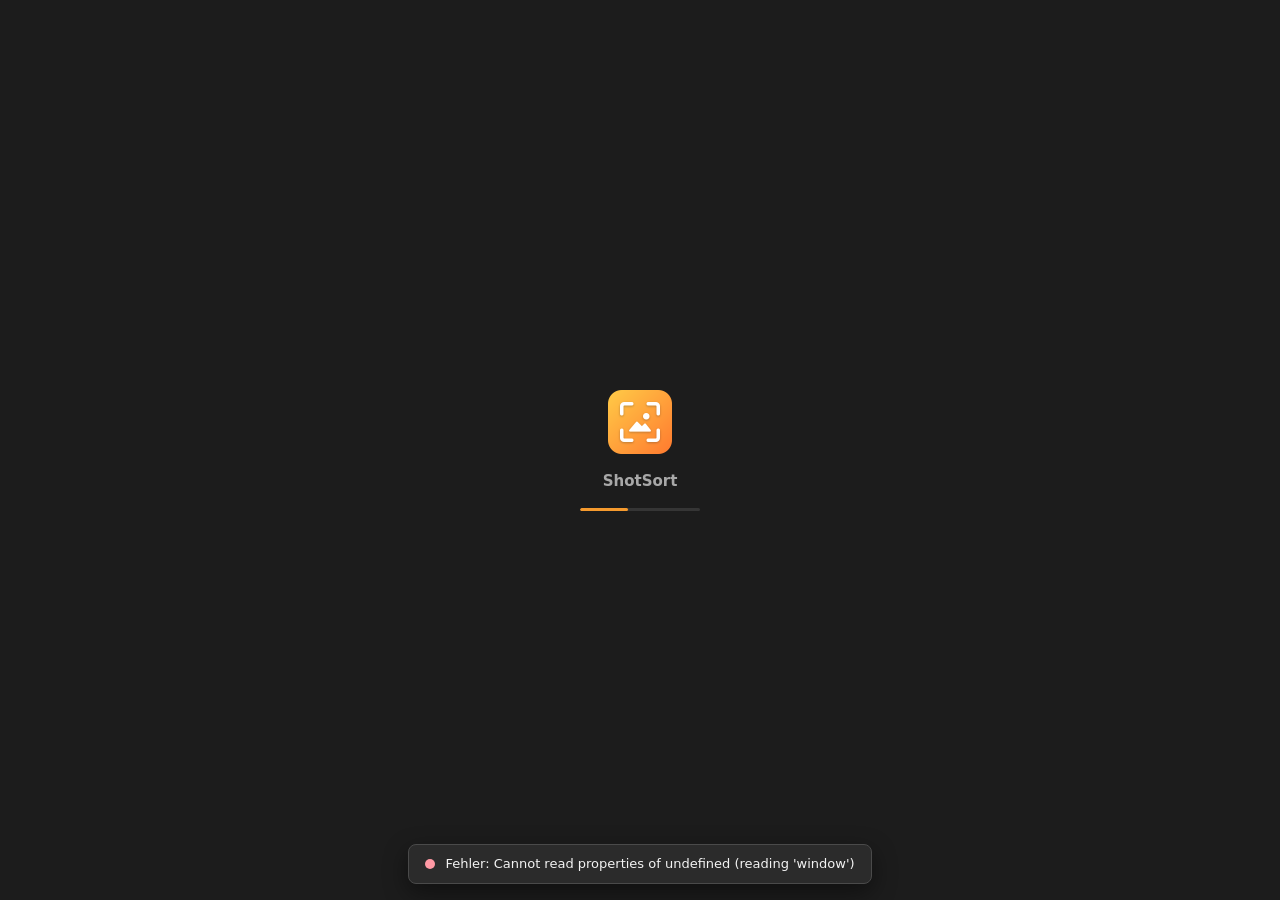
<file: src/index.html>
<!doctype html>
<html lang="de" data-theme="dark">
<head>
  <meta charset="utf-8">
  <meta name="viewport" content="width=device-width, initial-scale=1">
  <title>ShotSort</title>
  <!-- Ladebildschirm gleich im gewählten Farbschema zeigen (eigene Datei wegen der Sicherheitsrichtlinie) -->
  <script src="js/boot.js"></script>
  <style>
    /* Ladebildschirm – steht hier, damit er erscheint, bevor styles.css und die Skripte geladen sind */
    html, body { margin: 0; height: 100%; background: #1c1c1c; }
    html[data-theme="light"], html[data-theme="light"] body { background: #f3f3f3; }
    .boot { height: 100vh; display: flex; flex-direction: column; align-items: center; justify-content: center; gap: 18px;
      font: 600 15px "Segoe UI Variable Text", "Segoe UI", system-ui, sans-serif; color: #a8a8a8; user-select: none; }
    html[data-theme="light"] .boot { color: #5e5e5e; }
    .boot img { width: 64px; height: 64px; }
    .boot i { display: block; width: 120px; height: 3px; border-radius: 3px; overflow: hidden; background: rgba(128, 128, 128, .25); position: relative; }
    .boot i::after { content: ""; position: absolute; inset: 0; width: 40%; border-radius: inherit; background: #f59a2e; animation: boot 1.1s ease-in-out infinite; }
    @keyframes boot { from { transform: translateX(-100%); } to { transform: translateX(250%); } }
    @media (prefers-reduced-motion: reduce) { .boot i::after { animation: none; width: 100%; opacity: .6; } }
  </style>
  <link rel="stylesheet" href="styles.css">
</head>
<body>
  <!-- Prüfansichten (nur Anzeige): Schatten aufhellen / Lichter prüfen – Gradationskurven je Farbkanal -->
  <svg width="0" height="0" style="position:absolute" aria-hidden="true">
    <filter id="vm-shadows" color-interpolation-filters="sRGB"><feComponentTransfer>
      <feFuncR type="gamma" exponent="0.45"/><feFuncG type="gamma" exponent="0.45"/><feFuncB type="gamma" exponent="0.45"/>
    </feComponentTransfer></filter>
    <filter id="vm-highlights" color-interpolation-filters="sRGB"><feComponentTransfer>
      <feFuncR type="gamma" exponent="2.6"/><feFuncG type="gamma" exponent="2.6"/><feFuncB type="gamma" exponent="2.6"/>
    </feComponentTransfer></filter>
  </svg>
  <div id="app"><div class="boot" role="status" aria-label="ShotSort wird gestartet"><img src="icon.png" alt="">ShotSort<i></i></div></div>
  <div id="overlay"></div>
  <div id="toasts-global" class="toasts" style="position:fixed;z-index:200"></div>
  <script type="module" src="js/main.js"></script>
</body>
</html>
</file>
<file: src/styles.css>
/* ------------------------------------------------------------------
   ShotSort – Aussehen

   Ein festes, kleines System – bitte nur diese Werte verwenden:
   Radien      --r-sm 4px  Bilder, kleine Marken
               --r-md 6px  Knöpfe, Felder, Zellen
               --r-lg 8px  Flächen: Leisten, Dialoge, Menüs, Rahmen
               --r-full    runde Hinweise und Kreise
   Höhen       --h-md 34px Knöpfe in Kopf- und Werkzeugleiste, Felder
               --h-sm 28px kleine Knöpfe, Hinweise
               --h-lg 40px große Haupt-Knöpfe
   Schrift     --fs-xs 11px Kleines (Format, Serie, Marken)
               --fs-sm 12px Nebeninfos
               --fs-md 13px Text und Knöpfe
               14px Grundschrift · 15px Abschnitte · 18px Dialoge · 24px Seitentitel
   Farben      nur über die Variablen, damit Hell und Dunkel stimmen
   ------------------------------------------------------------------ */

:root {
  --r-sm: 4px;
  --r-md: 6px;
  --r-lg: 8px;
  --r-full: 999px;
  --h-sm: 28px;
  --h-md: 34px;
  --h-lg: 40px;
  --fs-xs: 11px;
  --fs-sm: 12px;
  --fs-md: 13px;
  --strip-h: 120px; /* Höhe der Filmleiste – Hinweise darüber richten sich danach */
}

:root, html[data-theme="dark"] {
  --bg: #1c1c1c;
  --bg2: #202020;
  --stage: #161616;
  --panel: #2b2b2b;
  --panel2: #373737;
  --line: #2a2a2a;
  --border: #3a3a3a;
  --border2: #4a4a4a;
  --text: #f3f3f3;
  --text2: #d0d0d0;
  --muted: #a8a8a8;
  --accent: #4cc2ff;
  --accent-fg: #06283b;
  --danger: #ff99a4;
  --danger-fg: #3b0a10;
  --danger-bg: #3a1e22;
  --danger-line: #ff6b7a;
  --warn: #ffc98a;
  --warn-bg: #3a2e1a;
  --warn-line: #8a6a2e;
  --ok: #8fd883;
  --focus: #3cff5a;
  --series: #6f6f6f;
  --series-bg: color-mix(in srgb, var(--text) 7%, transparent);
  --scroll: #4a4a4a;
  --scroll-hover: #6a6a6a;
  --hover: color-mix(in srgb, var(--text) 6%, transparent);
  --sel: color-mix(in srgb, var(--text) 11%, transparent);
  --cur: color-mix(in srgb, var(--text) 20%, transparent);
  --shadow: 0 8px 24px rgba(0, 0, 0, .45);
  --folder: #FFC857;
  color-scheme: dark;
}

html[data-theme="light"] {
  --bg: #f3f3f3;
  --bg2: #fbfbfb;
  --stage: #e6e6e6;
  --panel: #ffffff;
  --panel2: #f1f1f1;
  --line: #e3e3e3;
  --border: #d9d9d9;
  --border2: #c4c4c4;
  --text: #1b1b1b;
  --text2: #3a3a3a;
  --muted: #5e5e5e;
  --accent: #005fb8;
  --accent-fg: #ffffff;
  --danger: #c42b1c;
  --danger-fg: #ffffff;
  --danger-bg: #fde7e9;
  --danger-line: #e8a1a8;
  --warn: #8a5300;
  --warn-bg: #fff4ce;
  --warn-line: #e6c36b;
  --ok: #0f7b0f;
  --focus: #128a2c;
  --series: #a8a8a8;
  --series-bg: color-mix(in srgb, var(--text) 6%, transparent);
  --scroll: #b5b5b5;
  --scroll-hover: #959595;
  --shadow: 0 8px 24px rgba(0, 0, 0, .15);
  --folder: #B7791F;
  color-scheme: light;
}

/* ================================================================== Grundlagen */

* { box-sizing: border-box; }
html, body { margin: 0; height: 100%; }
body {
  background: var(--bg);
  color: var(--text);
  font: 14px/1.4 "Segoe UI Variable Text", "Segoe UI", -apple-system, BlinkMacSystemFont, "Inter", system-ui, sans-serif;
  overflow: hidden;
  user-select: none;
  -webkit-user-select: none;
}
#app { height: 100%; display: flex; flex-direction: column; }
button, input, select { font: inherit; color: inherit; }
kbd { font-family: inherit; }
h1, h2, h3, p { margin: 0; }
svg { flex: none; }
.muted { color: var(--muted); }
.small { font-size: var(--fs-md); }
.tiny { font-size: var(--fs-sm); }
.grow { flex: 1; }
.row { display: flex; align-items: center; gap: 8px; }
.wrap { flex-wrap: wrap; }
.hidden { display: none !important; }
.title { font-size: 24px; font-weight: 600; }
:focus-visible { outline: 2px solid var(--accent); outline-offset: 2px; }

/* Schmale, dunkle Scrollleisten überall */
.page, .info, .grid-view, .cmp-grid, .modal, .filter-menu { scrollbar-width: thin; scrollbar-color: var(--scroll) transparent; }

/* ================================================================== Knöpfe und Felder */

.btn {
  height: var(--h-md); padding: 0 14px; border-radius: var(--r-md); cursor: pointer;
  background: var(--panel2); border: 1px solid var(--border2); color: var(--text); font-size: var(--fs-md);
  display: inline-flex; align-items: center; justify-content: center; gap: 8px; white-space: nowrap;
}
.btn:hover { filter: brightness(1.12); }
.btn:disabled { opacity: .45; cursor: default; filter: none; }
.btn.primary { background: var(--accent); color: var(--accent-fg); border-color: transparent; font-weight: 600; }
.btn.danger { background: var(--danger); color: var(--danger-fg); border-color: transparent; font-weight: 600; }
.btn.ghost { background: transparent; }
.btn.sm { height: var(--h-sm); padding: 0 10px; font-size: var(--fs-sm); }
.btn.lg { height: var(--h-lg); padding: 0 22px; font-size: 14px; }

.icon-btn {
  width: var(--h-md); height: var(--h-md); border-radius: var(--r-md); border: 0; background: transparent; cursor: pointer;
  display: inline-flex; align-items: center; justify-content: center; flex: none; color: var(--text);
}
.icon-btn:hover { background: var(--panel2); }
.icon-btn.on { background: var(--panel2); outline: 1px solid var(--border2); }
.icon-btn.warn-on { background: var(--danger-bg); color: var(--danger); }
.icon-btn.focus-on { background: var(--panel2); color: var(--focus); }
.icon-btn.x { color: var(--muted); }
.icon-btn.x:hover { background: var(--panel2); color: var(--text); }
/* Papierkorb: nur das Symbol färbt sich beim Darüberfahren – kein roter Block */
.icon-btn.del-btn:hover { background: var(--panel2); color: var(--danger); }
.icon-btn.active { color: var(--accent); background: var(--panel2); outline: 1px solid var(--accent); }

.link { background: none; border: 0; color: var(--accent); cursor: pointer; padding: 0; font-size: var(--fs-md); }
.keycap {
  width: 22px; height: 22px; border-radius: var(--r-sm); color: #111; font-weight: 600; font-size: var(--fs-sm);
  display: inline-flex; align-items: center; justify-content: center; flex: none;
}
.kbd {
  display: inline-block; min-width: 26px; padding: 2px 8px; border-radius: var(--r-sm); text-align: center;
  background: var(--panel2); border: 1px solid var(--border2); font-size: var(--fs-sm); color: var(--text);
}
.kbd-btn { cursor: pointer; font: inherit; font-size: var(--fs-sm); }
.kbd-btn:hover { border-color: var(--accent); color: var(--accent); }
select.input, input.input {
  height: var(--h-md); background: var(--panel2); border: 1px solid var(--border2); border-radius: var(--r-md); padding: 0 8px;
}
input[type="checkbox"] { width: 18px; height: 18px; accent-color: var(--accent); }
input[type="range"] { accent-color: var(--accent); }
.sep { width: 1px; height: 22px; background: var(--border2); margin: 0 4px; flex: none; }
.top-sep { width: 1px; height: 20px; background: var(--border2); margin: 0 4px; flex: none; }

/* Runde Hinweise (über der Filmleiste, Marken) */
.pill {
  height: var(--h-sm); padding: 0 12px; border-radius: var(--r-full); border: 1px solid var(--border);
  background: transparent; cursor: pointer; font-size: var(--fs-sm); white-space: nowrap;
  display: inline-flex; align-items: center;
}
.badge {
  height: var(--h-sm); display: inline-flex; align-items: center; gap: 4px; padding: 0 10px 0 6px;
  border-radius: var(--r-full); color: #111; font-size: var(--fs-sm); font-weight: 600;
}

/* ================================================================== Kopfleiste */

.topbar {
  position: relative; min-height: 52px; display: flex; flex-wrap: wrap; align-items: center; gap: 8px;
  padding: 6px 12px; background: var(--bg2); border-bottom: 1px solid var(--line);
}
.chip {
  height: var(--h-md); display: inline-flex; align-items: center; gap: 8px; padding: 0 10px; border-radius: var(--r-md);
  background: var(--panel); border: 1px solid var(--border); font-size: var(--fs-md); cursor: pointer; white-space: nowrap;
}
.chip.target { padding-left: 6px; }
.chip.err { border-color: var(--danger-line); background: var(--danger-bg); }
.chip.low { border-color: var(--warn-line); }
.chip .cnt { color: var(--muted); }
.chip .state { font-size: var(--fs-sm); }
.chip.err .state { color: var(--danger); }
.chip.low .state { color: var(--warn); }
.chip.add { width: var(--h-md); justify-content: center; padding: 0; border-style: dashed; background: transparent; font-size: 16px; }
/* Hover: alle Chips (Zielordner, +, Abschließen, Filter) reagieren auf die Maus */
.chip { transition: background-color .1s ease, border-color .1s ease; }
.chip:hover { background: var(--panel2); border-color: var(--border2); }
.chip.add:hover { background: var(--hover); border-color: var(--border2); }
.chip.target[aria-pressed="true"]:hover { filter: brightness(1.12); }
.trash-chip { width: auto; padding: 0 8px; gap: 4px; font-size: var(--fs-sm); font-variant-numeric: tabular-nums; }

/* Filter-Menü (klappt unter dem Knopf in der Kopfleiste auf) */
.filter-menu {
  position: fixed; min-width: 230px; z-index: 40; padding: 4px;
  display: flex; flex-direction: column; gap: 2px;
  background: var(--panel); border: 1px solid var(--border2); border-radius: var(--r-lg); box-shadow: var(--shadow);
}
.filter-item {
  display: flex; align-items: center; gap: 8px; height: var(--h-md); padding: 0 10px 0 6px; border: 0; border-radius: var(--r-md);
  background: transparent; cursor: pointer; font-size: var(--fs-md); text-align: left;
}
.filter-item:hover, .filter-item:focus-visible { background: var(--panel2); outline: 0; }
.filter-item.on { color: var(--accent); }
.filter-item .fcheck { width: 14px; text-align: center; }

/* ================================================================== Seiten (Start, Einstellungen, Papierkorb) */

.page { flex: 1; overflow-y: auto; user-select: text; -webkit-user-select: text; }
.page-inner { max-width: 1320px; margin: 0 auto; padding: 40px 56px; display: flex; flex-wrap: wrap; gap: 40px; align-items: flex-start; }
.col-main { flex: 999 1 560px; min-width: 0; display: flex; flex-direction: column; gap: 24px; }
.col-side { flex: 1 1 320px; min-width: 0; display: flex; flex-direction: column; gap: 28px; }
.page h1 { font-size: 24px; font-weight: 600; margin-bottom: 6px; }
.section { display: flex; flex-direction: column; gap: 10px; }
.section h2 { font-size: 15px; font-weight: 600; }
.card { background: var(--panel); border: 1px solid var(--border); border-radius: var(--r-lg); }
.card.pad { padding: 16px; }
.list-row { display: flex; align-items: center; gap: 14px; padding: 12px 16px; border-bottom: 1px solid var(--border); }
.list-row:last-child { border-bottom: 0; }
.target-row { cursor: pointer; }
.target-row:hover { background: var(--panel2); }
.target-row:first-child { border-radius: var(--r-lg) var(--r-lg) 0 0; }
.target-row:last-child { border-radius: 0 0 var(--r-lg) var(--r-lg); }
.target-row .big-key { cursor: inherit; }
.big-key {
  width: var(--h-sm); height: var(--h-sm); border-radius: var(--r-md); color: #111; font-weight: 600; border: 0; cursor: pointer;
  display: flex; align-items: center; justify-content: center; flex: none;
}
.path { font-size: var(--fs-sm); color: var(--muted); word-break: break-all; }
.progress { height: 4px; background: var(--panel2); border-radius: var(--r-full); overflow: hidden; }
.progress > div { height: 100%; background: var(--accent); border-radius: var(--r-full); }

/* Fläche beim Hineinziehen von Ordnern */
.drop-overlay { position: fixed; inset: 0; z-index: 90; display: grid; grid-template-columns: 1fr 1fr; gap: 16px; padding: 24px; background: rgba(0,0,0,.55); }
.drop-overlay .dz {
  display: flex; flex-direction: column; align-items: center; justify-content: center; gap: 8px; text-align: center;
  border: 2px dashed var(--border2); border-radius: var(--r-lg); background: var(--panel); color: var(--text2);
}
.drop-overlay .dz b { font-size: 18px; color: var(--text); }
.drop-overlay .dz.active { border-color: var(--accent); background: color-mix(in srgb, var(--accent) 18%, var(--panel)); }

/* Zentrierte Hinweisseiten (Einlesen, leer, Abschluss) */
.centered { flex: 1; display: flex; align-items: center; justify-content: center; padding: 24px; overflow-y: auto; }
.stat { font-size: 32px; font-weight: 600; }
.stats { display: grid; grid-template-columns: repeat(auto-fit, minmax(220px, 1fr)); gap: 14px; }

/* Papierkorb */
.trash-page { max-width: 1320px; margin: 0 auto; padding: 28px 40px 60px; }
.trash-grid { display: grid; grid-template-columns: repeat(auto-fill, minmax(200px, 1fr)); gap: 16px; }
.trash-tile { display: flex; flex-direction: column; gap: 8px; padding: 8px; border: 1px solid var(--border); border-radius: var(--r-lg); background: var(--panel); }
.trash-img { aspect-ratio: 3 / 2; border-radius: var(--r-sm); overflow: hidden; background: var(--panel2); }
.trash-img img { width: 100%; height: 100%; object-fit: contain; display: block; }
.trash-meta { display: flex; flex-direction: column; gap: 2px; min-width: 0; }
.trash-name { font-size: var(--fs-md); font-weight: 600; overflow: hidden; text-overflow: ellipsis; white-space: nowrap; }
.trash-tile .btn { align-self: flex-start; gap: 6px; }
.trash-empty { display: flex; flex-direction: column; align-items: center; gap: 10px; text-align: center; padding: 80px 0; }
.trash-empty svg { width: 40px; height: 40px; }

/* ================================================================== Dialoge, Hinweise, Meldungen */

#overlay:empty { display: none; }
.modal-back { position: fixed; inset: 0; background: rgba(0,0,0,.55); display: flex; align-items: center; justify-content: center; z-index: 100; }
.modal {
  width: 420px; max-width: calc(100% - 48px); max-height: calc(100% - 48px); overflow-y: auto;
  background: var(--panel); border: 1px solid var(--border2); border-radius: var(--r-lg); padding: 24px;
  display: flex; flex-direction: column; gap: 12px; box-shadow: var(--shadow);
}
.modal.wide { width: 680px; }
.modal h2 { font-size: 18px; font-weight: 600; }
.modal p { color: var(--text2); line-height: 1.5; }
.modal .actions { display: flex; justify-content: flex-end; gap: 8px; margin-top: 8px; }
.help-groups { display: grid; grid-template-columns: repeat(2, minmax(0, 1fr)); gap: 18px 28px; }
.help-groups h3 { font-size: var(--fs-sm); font-weight: 600; text-transform: uppercase; letter-spacing: .04em; color: var(--muted); margin: 0 0 6px; }
.help-row { display: flex; align-items: center; gap: 12px; font-size: var(--fs-md); padding: 3px 0; }
.help-row .kbd { min-width: 96px; }

.toasts { position: absolute; left: 0; right: 0; bottom: 16px; display: flex; flex-direction: column; align-items: center; gap: 6px; pointer-events: none; z-index: 7; }
.toast {
  display: flex; align-items: center; gap: 10px; padding: 10px 16px; max-width: calc(100% - 32px);
  background: var(--panel); border: 1px solid var(--border2); border-radius: var(--r-lg); box-shadow: var(--shadow);
  font-size: var(--fs-md); animation: tin .15s ease-out;
}
.toast .dot { width: 10px; height: 10px; border-radius: var(--r-full); flex: none; }
@keyframes tin { from { opacity: 0; transform: translateY(6px); } }

.banners { position: absolute; top: 12px; left: 0; right: 0; display: flex; flex-direction: column; align-items: center; gap: 8px; z-index: 8; padding: 0 24px; }
.banner { width: 100%; max-width: 900px; display: flex; flex-wrap: wrap; align-items: center; gap: 12px; padding: 12px 14px; border-radius: var(--r-lg); box-shadow: var(--shadow); }
.banner.error { background: var(--danger-bg); border: 1px solid var(--danger-line); }
.banner.warn { background: var(--warn-bg); border: 1px solid var(--warn-line); font-size: var(--fs-md); }
.banner .txt { flex: 1 1 320px; display: flex; flex-direction: column; gap: 2px; }
.banner .txt span { font-size: var(--fs-md); color: var(--text2); }

/* ================================================================== Sortieransicht */

.sorter { flex: 1; min-height: 0; display: flex; }
.center { flex: 1; min-width: 0; display: flex; flex-direction: column; }
.stage-wrap { flex: 1; min-height: 0; position: relative; }

/* Werkzeuge: senkrechte Spalte am rechten Rand des Bildbereichs */
.sorter { --tools-w: 52px; --info-w: 0px; --side-w: calc(var(--tools-w) + var(--info-w)); }
.sorter.info-on { --info-w: 290px; }
body.bare .sorter, body.cropping .sorter { --info-w: 0px; }
.vtools {
  position: absolute; top: 0; right: 0; bottom: var(--dock-h); width: var(--tools-w); z-index: 9;
  display: flex; justify-content: center; padding: 10px 0; background: var(--bg2); border-left: 1px solid var(--line);
}
.toolbar { display: flex; flex-direction: column; align-items: center; gap: 2px; height: 100%; }
.toolbar .tb-end { margin-top: auto; display: flex; flex-direction: column; align-items: center; gap: 2px; padding-top: 10px; }
.toolbar .icon-btn { width: 36px; height: 34px; }
.toolbar .sep { width: 22px; height: 1px; margin: 6px 0; }
.toolbar .icon-btn.wide { width: 36px; padding: 0; }
.toolbar .btn-val { display: none; }
/* eingeschaltete Werkzeuge: überall gleich – leicht hinterlegt und ein blauer Strich links */
.vtools .icon-btn.on, .vtools .icon-btn.warn-on, .vtools .icon-btn.focus-on { position: relative; background: var(--panel2); color: var(--text); outline: 0; }
.vtools .icon-btn.on::before, .vtools .icon-btn.warn-on::before, .vtools .icon-btn.focus-on::before {
  content: ''; position: absolute; left: -6px; top: 7px; bottom: 7px; width: 3px; border-radius: 0 2px 2px 0; background: var(--accent);
} /* Drehwinkel steht im Hinweis; der Knopf ist dann blau */
body.cropping .vtools { display: none; }
body.bare .vtools { display: none; top: var(--top-h, 53px); } /* unter der eingeblendeten Kopfleiste */
body.bare.bare-show .vtools { display: flex; }

/* Bildfläche */
.stage { position: absolute; inset: 0; overflow: hidden; background: var(--stage); }
.stage.grab { cursor: grab; }
.stage.grabbing { cursor: grabbing; }
.frame { position: absolute; left: 50%; top: 50%; overflow: hidden; transform-origin: center; }
.frame img { position: absolute; inset: 0; width: 100%; height: 100%; display: block; transform-origin: center; pointer-events: none; -webkit-user-drag: none; }
.frame img.mask { image-rendering: pixelated; }
.frame img.mask.focus { image-rendering: auto; }
.stage-msg { position: absolute; inset: 0; display: flex; align-items: center; justify-content: center; color: var(--muted); z-index: 1; text-align: center; padding: 24px; }
.stage-label {
  position: absolute; left: 12px; bottom: calc(var(--strip-h) + 14px); z-index: 4; padding: 5px 10px;
  border-radius: var(--r-full); background: rgba(0,0,0,.7); color: #f3f3f3; font-size: var(--fs-sm);
}
.zoom-tip {
  position: absolute; left: 50%; top: 50%; transform: translate(-50%, -50%); z-index: 6; pointer-events: none;
  padding: 8px 14px; border-radius: var(--r-lg); background: rgba(0, 0, 0, .65); color: #fff; font-size: 15px; font-weight: 600;
}

/* Pfeile links/rechts – nur in Randnähe sichtbar */
.nav {
  position: absolute; top: 50%; margin-top: -50px; width: 32px; height: 72px; border-radius: var(--r-md); z-index: 4;
  background: rgba(0, 0, 0, .25); border: 0; cursor: pointer; color: #fff;
  display: flex; align-items: center; justify-content: center;
  opacity: 0; pointer-events: none; transition: opacity .15s, background .15s;
  filter: drop-shadow(0 1px 2px rgba(0, 0, 0, .6));
}
.nav.show { opacity: .85; pointer-events: auto; }
.nav:hover { opacity: 1; background: rgba(0, 0, 0, .45); }
.nav:focus-visible { opacity: 1; pointer-events: auto; }
.nav.prev { left: 10px; } .nav.next { right: calc(var(--side-w) + 10px); }

/* Hinweise oben (Fehler, Vollbild-Marken) */
.top-stack { position: absolute; top: 72px; left: 0; right: 0; display: flex; flex-direction: column; gap: 8px; z-index: 8; pointer-events: none; }
.top-stack > * { pointer-events: auto; }
.top-stack .badges { display: flex; gap: 6px; align-self: flex-end; margin-right: calc(var(--side-w) + 12px); flex-wrap: wrap; justify-content: flex-end; }
.top-stack .banners { position: static; padding: 0 24px; }
.top-stack .banners:empty { display: none; }
.sorter .toasts { bottom: calc(var(--dock-h) + 14px); }

/* Zuschneiden */
.crop-box { position: absolute; z-index: 3; border: 2px solid #fff; box-shadow: 0 0 0 9999px rgba(0,0,0,.55); }
.crop-clip { position: absolute; z-index: 3; overflow: hidden; pointer-events: none; }
.crop-box.static { border: 1px solid rgba(255,255,255,.7); box-shadow: 0 0 0 9999px rgba(0,0,0,.45); pointer-events: none; }
.crop-box .grid { position: absolute; inset: 0; display: grid; grid-template-columns: repeat(3, 1fr); grid-template-rows: repeat(3, 1fr); pointer-events: none; }
.crop-box .grid span { border-right: 1px solid rgba(255,255,255,.35); border-bottom: 1px solid rgba(255,255,255,.35); }
.crop-box .grid span:nth-child(3n) { border-right: 0; }
.crop-box .grid span:nth-child(n+7) { border-bottom: 0; }
.crop-box .h { position: absolute; width: 18px; height: 18px; background: #fff; border-radius: var(--r-sm); }
.crop-box .h.nw { left: -9px; top: -9px; cursor: nwse-resize; }
.crop-box .h.ne { right: -9px; top: -9px; cursor: nesw-resize; }
.crop-box .h.sw { left: -9px; bottom: -9px; cursor: nesw-resize; }
.crop-box .h.se { right: -9px; bottom: -9px; cursor: nwse-resize; }
.crop-box.live { cursor: move; }
.crop-panel { position: absolute; left: 0; right: 0; bottom: 12px; display: flex; justify-content: center; z-index: 6; pointer-events: none; }
.crop-panel > div {
  pointer-events: auto; display: flex; flex-wrap: wrap; align-items: center; gap: 8px; padding: 8px 10px; max-width: calc(100% - 24px);
  background: var(--panel); border: 1px solid var(--border2); border-radius: var(--r-lg); box-shadow: var(--shadow);
}
.seg { height: var(--h-sm); padding: 0 10px; background: var(--panel); border: 1px solid var(--border2); border-radius: var(--r-md); cursor: pointer; font-size: var(--fs-sm); }
.seg.on { background: var(--accent); color: var(--accent-fg); border-color: transparent; }
body.cropping .filmstrip, body.cropping .info, body.cropping .nav,
body.cropping .sorter .top-stack { display: none !important; }
body.cropping .sorter .toasts { bottom: 76px; }

/* Info-Leiste rechts */
.info {
  position: absolute; top: 0; right: var(--tools-w); bottom: var(--dock-h); z-index: 8;
  width: 290px; border-left: 1px solid var(--line); background: var(--bg2); padding: 18px; overflow-y: auto;
  display: flex; flex-direction: column; gap: 16px; user-select: text; -webkit-user-select: text;
}
.info h2 { font-size: 15px; font-weight: 600; }
.exif-grid { display: grid; grid-template-columns: repeat(2, minmax(0, 1fr)); gap: 8px; font-size: var(--fs-md); }
.exif-grid > div { background: var(--panel); border-radius: var(--r-md); padding: 8px 10px; }
.exif-grid small { display: block; color: var(--muted); font-size: var(--fs-sm); }
.kv { display: flex; flex-direction: column; gap: 2px; font-size: var(--fs-md); }
.kv small { color: var(--muted); font-size: var(--fs-sm); }
[data-copy] { cursor: copy; border-radius: var(--r-sm); }
.kv [data-copy]:hover { background: var(--hover); box-shadow: 0 0 0 3px var(--hover); }
.exif-grid > div[data-copy]:hover { background: var(--panel2); }
.info .path { font-size: var(--fs-sm); color: var(--text2); word-break: break-all; }

/* Histogramm – immer dunkel, damit sich die Farben aufhellen (Lightroom-Stil) */
.histo { width: 100%; height: 84px; border-radius: var(--r-md); background: #1b1b1b; display: block; }
.histo path { mix-blend-mode: screen; }
.histo-tri { position: absolute; top: 5px; width: 0; height: 0; padding: 0; border: 0; background: none; border-style: solid; cursor: default; }
.histo-tri.lo { left: 5px; border-width: 7px 11px 7px 0; border-color: transparent #5a5a5a transparent transparent; cursor: pointer; }
.histo-tri.hi { right: 5px; border-width: 7px 0 7px 11px; border-color: transparent transparent transparent #5a5a5a; cursor: pointer; }
.histo-tri.lo.on { border-right-color: #4c8dff; }
.histo-tri.hi.on { border-left-color: #ff4545; }
.histo-tri.hi.active { filter: drop-shadow(0 0 3px #ff4545); }
.histo-tri.lo.active { filter: drop-shadow(0 0 3px #4c8dff); }

/* ================================================================== Filmleiste (unten angedockt) */

.sorter { --bar-h: 32px; --dock-h: calc(var(--strip-h) + var(--bar-h)); }
.sorter.gridmode, body.strip-off .sorter { --dock-h: var(--bar-h); }
/* unterer Block: Leiste zum aktuellen Bild + Filmleiste */
.filmstrip {
  position: absolute; left: 0; right: 0; bottom: 0; z-index: 9; height: var(--dock-h);
  display: flex; flex-direction: column; background: var(--bg2); box-shadow: 0 -1px 0 var(--border); /* Linie ohne eigene Höhe */
}
.thumbs {
  flex: 1 1 auto; min-width: 0; display: flex; align-items: stretch; padding: 0 0 8px; /* unten Platz für die schmale Scrollleiste */
  overflow-x: auto; overflow-y: hidden; position: relative;
}
.sorter.gridmode .thumbs, body.strip-off .sorter .thumbs { display: none; }

/* Leiste zum aktuellen Bild */
.bbar {
  flex: none; height: var(--bar-h); display: grid; grid-template-columns: minmax(0, 1fr) auto;
  align-items: center; gap: 16px; padding: 0 10px 0 6px; border-top: 1px solid var(--line);
}
/* Rand bleibt immer 1 px (nur unsichtbar) – so steht der Text mit und ohne Filmleiste an derselben Stelle */
.sorter.gridmode .bbar, body.strip-off .sorter .bbar { border-top-color: transparent; }
.bb-l, .bb-r { display: flex; align-items: center; gap: 10px; min-width: 0; font-size: var(--fs-sm); color: var(--muted); }
.bb-r { justify-content: flex-end; }
/* Lasche zum Ein-/Ausklappen der Filmleiste: links auf der Oberkante */
.strip-grip {
  position: absolute; left: 6px; top: -15px; z-index: 4; width: 24px; height: 14px; padding: 0;
  display: flex; align-items: center; justify-content: center; cursor: pointer;
  background: var(--bg2); color: var(--muted); border: 1px solid var(--border); border-bottom: 0; border-radius: 6px 6px 0 0; /* unten schließt die Linie der Filmleiste ab */
}
.strip-grip:hover { color: var(--text); background: var(--panel2); }
.strip-grip svg { width: 14px; height: 14px; }
.sorter.gridmode .strip-grip, body.bare .strip-grip { display: none; }
/* Nur Bild: Knopf rechts neben dem Zoom */
.bb-icon { width: 28px; height: 22px; flex: none; }
/* Ansicht: Einzelbild | Raster als Knopfpaar */
.bb-seg { display: flex; flex: none; gap: 2px; padding: 2px; border-radius: var(--r-md); background: var(--hover); }
.bb-seg .icon-btn { width: 28px; height: 22px; border-radius: calc(var(--r-md) - 2px); color: var(--muted); }
.bb-seg .icon-btn:hover { color: var(--text); background: transparent; }
.bb-seg .icon-btn.on { background: var(--panel2); color: var(--text); outline: 0; box-shadow: 0 0 0 1px var(--border2); }
.bb-sep { width: 1px; height: 16px; background: var(--border2); flex: none; }
.bb-pos { flex: none; color: var(--muted); font-variant-numeric: tabular-nums; white-space: nowrap; }
.sorter.gridmode .bb-zoom:not(.bb-filter), .sorter.gridmode #b-bare, .sorter.gridmode .bb-zsep { display: none; }
/* Filter-Auswahl: wie die Zoom-Auswahl, aktiv blau */
.bb-filter.active { color: var(--accent); border-color: var(--accent); background: color-mix(in srgb, var(--accent) 12%, transparent); }
.bb-filter.active:hover { background: color-mix(in srgb, var(--accent) 22%, transparent); }
.bb-filter .fc-x { font-size: var(--fs-xs); opacity: .75; padding: 0 2px; margin-right: -3px; border-radius: var(--r-sm); }
.bb-filter .fc-x:hover { opacity: 1; background: color-mix(in srgb, var(--accent) 25%, transparent); }
#b-bare.on, #b-bare.on:hover { background: var(--panel2); box-shadow: 0 0 0 1px var(--border2); color: var(--accent); }
.bb-name { color: var(--text); font-weight: 500; white-space: nowrap; overflow: hidden; text-overflow: ellipsis; flex: 0 1 auto; min-width: 40px; }
.bb-meta { white-space: nowrap; overflow: hidden; text-overflow: ellipsis; flex: 0 100 auto; min-width: 0; }
.bb-status { white-space: nowrap; overflow: hidden; text-overflow: ellipsis; min-width: 0; color: var(--text2); }
.bb-zoom {
  flex: none; display: inline-flex; align-items: center; gap: 6px; height: 22px; padding: 0 8px; white-space: nowrap;
  border: 1px solid var(--border2); border-radius: var(--r-md); background: transparent; color: var(--text); font-size: var(--fs-sm); cursor: pointer;
}
.bb-zoom:hover { background: var(--hover); }
.bb-zoom .caret { color: var(--muted); font-size: 10px; }
.bb-r .pill-group { box-shadow: none; backdrop-filter: none; -webkit-backdrop-filter: none; height: 22px; flex: none; }
.bb-r .pill { height: 22px; }
.bb-r .pill-hint { white-space: nowrap; }
.menu-sep { height: 1px; margin: 4px 6px; background: var(--border); }
/* Filmleiste: native Scrollleiste aus, eigene schmale Leiste (3 px, unter der Maus 6 px) */
.thumbs { scrollbar-width: none; }
.thumbs::-webkit-scrollbar { display: none; }
.strip-sb {
  position: absolute; left: 4px; right: 4px; bottom: var(--bar-h); height: 8px; z-index: 3;
  display: flex; align-items: center; cursor: default;
}
.strip-sb.hidden, .sorter.gridmode .strip-sb, body.strip-off .sorter .strip-sb { display: none; }
.sb-thumb {
  height: 3px; border-radius: var(--r-full); background: var(--scroll);
  transition: height .12s ease, background-color .12s ease;
}
.strip-sb:hover .sb-thumb, .strip-sb.drag .sb-thumb { height: 6px; background: var(--scroll-hover); }

/* eine Zelle: nur das Bild (Name steht unten in der Leiste und im Tooltip) */
.thumb {
  position: relative; flex: none; width: 142px; height: auto; padding: 8px 7px 9px; border: 0; border-radius: 0;
  display: flex; flex-direction: column; background: transparent; color: var(--muted); cursor: pointer;
}
/* Markierung (Maus, ausgewählt, aktuell): eckiges Feld über die volle Höhe – genauso hoch wie das Serien-Band */
.thumb::after {
  content: ''; position: absolute; top: 0; bottom: 0; left: 0; right: 0; border-radius: 0;
  pointer-events: none; background: transparent;
}
.thumb:hover::after { background: var(--hover); }
.thumb.sel::after { background: var(--sel); }
.thumb.cur::after, .thumb.cur:hover::after { background: var(--cur); }
.thumb .th-img { position: relative; z-index: 1; flex: 1; min-height: 0; display: flex; align-items: center; justify-content: center; container-type: size; }
/* Rahmen genau um das Bild – darauf sitzen Kopier-Punkte und Dateiart oben rechts */
.th-pic { position: relative; display: block; line-height: 0; }
.thumb img { max-width: 100cqw; max-height: 100cqh; object-fit: contain; border-radius: 2px; display: block; }
.th-mark {
  position: absolute; top: 3px; right: 3px; display: flex; align-items: center; gap: 4px; padding: 2px 4px; line-height: 1;
  border-radius: 4px; background: rgba(0,0,0,.62); color: #fff; font-size: 10px; font-weight: 600; letter-spacing: -.01em; pointer-events: none;
}
.th-mark:not(:has(.dots span)):not(:has(.th-kind)) { display: none; }
.th-mark .dots:empty { display: none; }
.dots { display: flex; gap: 3px; }
.dots span { width: 8px; height: 8px; border-radius: var(--r-full); }
.edit {
  position: absolute; left: 4px; bottom: 4px; z-index: 1; width: 16px; height: 16px; border-radius: var(--r-sm);
  background: rgba(0,0,0,.7); display: flex; align-items: center; justify-content: center;
}

/* Serien: gemeinsame hellere Fläche hinter der Gruppe, links am Rand „Serie · N“ und der Vergleichen-Knopf */
.thumb.ser::before {
  content: ''; position: absolute; top: 0; bottom: 0; left: 0; right: 0; pointer-events: none;
  background: var(--series-bg);
}
/* Abstand zu den Bildern davor und danach grenzt die Serie ab */
.thumb.ser-first::before { left: -24px; }
.thumb.ser-first { margin-left: 30px; } /* 24 px Kopfspalte + 6 px Abstand */
.thumb.ser-last { margin-right: 6px; }
.thumb.ser-last + .thumb.ser-first { margin-left: 24px; } /* zwei Serien hintereinander: nur einmal 6 px */
.thumb.ser-first:first-child { margin-left: 24px; } /* am linken Rand bündig */
.thumb.ser-last:last-child { margin-right: 0; }
.thumb .ser-side {
  /* Kopfspalte der Serie: etwas kräftiger als das Band, die ganze Spalte ist der Vergleichen-Knopf */
  position: absolute; left: -24px; top: 0; bottom: 0; width: 24px; z-index: 2; padding: 8px 0 8px;
  display: flex; flex-direction: column; align-items: center; justify-content: space-between; gap: 4px;
  border-radius: 0; background: var(--series-bg);
  color: var(--muted); cursor: pointer;
}
.thumb .ser-txt {
  writing-mode: vertical-rl; transform: rotate(180deg); white-space: nowrap;
  font-size: var(--fs-xs); font-weight: 600; line-height: 1;
}
.thumb .ser-go { display: flex; flex: none; }
.thumb .ser-go svg { width: 13px; height: 13px; }
.thumb .ser-side:hover { color: var(--accent); background: color-mix(in srgb, var(--text) 13%, transparent); }
.thumb:not(.cur):not(.sel):has(.ser-side:hover)::after { background: transparent; } /* nur die Spalte leuchtet, nicht das Bild */

/* Punkt am Zahnrad, wenn ein Update bereitsteht */
body.upd-avail #gear, body.upd-avail #t-set { position: relative; }
body.upd-avail #gear::after, body.upd-avail #t-set::after {
  content: ''; position: absolute; top: 5px; right: 5px; width: 7px; height: 7px; border-radius: var(--r-full);
  background: var(--accent); box-shadow: 0 0 0 2px var(--bg);
}

.pill-group {
  display: flex; height: var(--h-sm); border: 1px solid var(--accent); border-radius: var(--r-full); overflow: hidden;
  background: color-mix(in srgb, var(--panel) 92%, transparent); box-shadow: var(--shadow);
  backdrop-filter: blur(12px); -webkit-backdrop-filter: blur(12px);
}
.pill-group .pill { height: 100%; border: 0; border-radius: 0; background: transparent; color: var(--text); }
.pill-group .pill:not(:disabled):hover { background: var(--hover); }
.pill-group .pill:disabled { cursor: default; }
.pill-group .pill-x { width: 30px; padding: 0; justify-content: center; border-left: 1px solid var(--border2); }

/* ================================================================== Rasteransicht */

.grid-view { position: absolute; inset: 0 var(--side-w) var(--dock-h) 0; z-index: 3; overflow-y: auto; background: var(--stage); padding: 20px 20px 24px; }
.grid-cells { display: grid; gap: 10px; align-items: start; }
.g-break { grid-column: 1 / -1; height: 0; }
/* Serie im Raster: Fläche über die ganze Breite und alle Reihen der Serie, Überschrift darin.
   Die Fläche ragt nur nach außen über (::before) – die Bilder bleiben in denselben Spalten wie alle anderen. */
.g-group { grid-column: 1 / -1; position: relative; display: grid; grid-template-columns: subgrid; gap: inherit; align-items: start; margin: 8px 0; }
.g-group::before { content: ''; position: absolute; inset: -8px; border-radius: var(--r-lg); background: var(--series-bg); pointer-events: none; }
.g-group > * { position: relative; }
.g-group .g-ser { margin-top: 0; }
.g-ser::after { display: none; }
.g-ser { grid-column: 1 / -1; margin-top: 14px; display: flex; align-items: center; gap: 10px; font-size: var(--fs-sm); font-weight: 600; color: var(--muted); }
.g-ser::after { content: ''; flex: 1; height: 1px; background: var(--border); }
.grid-cells > .g-ser:first-child { margin-top: 0; }
/* gleich große Quadrate, das ganze Bild steht mittig darin */
.gcell {
  position: relative; aspect-ratio: 1; padding: 10px; border: 0; border-radius: var(--r-md); cursor: pointer;
  display: flex; align-items: center; justify-content: center; background: color-mix(in srgb, var(--text) 4%, transparent);
}
.gcell:hover { background: color-mix(in srgb, var(--text) 8%, transparent); }
.gcell { container-type: size; }
.gcell img { max-width: 100cqw; max-height: 100cqh; object-fit: contain; border-radius: var(--r-sm); display: block; }
.gcell .th-mark { top: 5px; right: 5px; padding: 3px 5px; font-size: 11px; }
.gcell.sel { outline: 2px dashed var(--accent); outline-offset: -2px; }
.gcell.cur { outline: 2px solid var(--accent); outline-offset: -2px; }
.gcell .dots span { width: 10px; height: 10px; }
.gcell .edit { left: 8px; bottom: 8px; }

.sorter.gridmode .stage, .sorter.gridmode .nav { display: none !important; }

/* ================================================================== Vergleich (in der Sortieransicht) */

.cmp-grid { position: absolute; left: 12px; right: 12px; top: 12px; bottom: 12px; z-index: 2; display: grid; gap: 12px; }
.cmp-grid.scroll { overflow-y: auto; align-content: start; padding-right: 4px; }
.sorter.cmpmode #stage, .sorter.cmpmode .nav { display: none !important; }
/* jede Kachel als leicht hellere Fläche – zeigt, wie viel Platz das Bild hat (wie im Raster) */
.tile { position: relative; overflow: hidden; cursor: pointer; border-radius: var(--r-md); background: color-mix(in srgb, var(--text) 4%, transparent); }
.tile .stage { background: transparent; }
.tile.leaving { opacity: 0; transform: scale(.96); transition: opacity .15s, transform .15s; }
/* Rahmen um die ganze Kachel; Name unten links, ✕ oben rechts – immer an derselben Stelle */
.tile-ring { position: absolute; inset: 0; z-index: 4; pointer-events: none; border-radius: var(--r-md); }
.tile.active .tile-ring { box-shadow: inset 0 0 0 2px var(--accent); }
.tile .stage-label { z-index: 5; left: 10px; bottom: 10px; display: flex; align-items: center; gap: 6px; }
.tile-name .dot { width: 9px; height: 9px; border-radius: var(--r-full); box-shadow: 0 0 0 1.5px rgba(0,0,0,.6); }
.tile-x {
  position: absolute; top: 10px; right: 10px; z-index: 6; width: 26px; height: 26px; border-radius: var(--r-full); border: 0; padding: 0;
  display: flex; align-items: center; justify-content: center; font-size: var(--fs-sm); cursor: pointer;
  background: rgba(0,0,0,.65); color: #fff; opacity: 0; transition: opacity .12s, background .12s;
}
.tile:hover .tile-x, .tile.active .tile-x { opacity: 1; }
.tile-x:hover { background: rgba(0,0,0,.9); }

/* Scrollleisten in Raster und Vergleich (Chromium-Fallback) */
.grid-view::-webkit-scrollbar, .cmp-grid::-webkit-scrollbar { width: 8px; }
.grid-view::-webkit-scrollbar-thumb, .cmp-grid::-webkit-scrollbar-thumb { background: var(--scroll); border-radius: var(--r-full); }
.grid-view::-webkit-scrollbar-track, .cmp-grid::-webkit-scrollbar-track { background: transparent; }

/* ================================================================== Vollbild */

/* Vollbild ändert nur das Fenster. „Nur Bild“ (body.bare) blendet die Leisten aus;
   am Rand erscheinen sie leicht durchscheinend über dem Bild, das Bild bleibt stehen. */
body.bare .topbar, body.bare .filmstrip, body.bare .info { display: none; }
body.bare.bare-show .topbar, body.bare.bare-show .filmstrip { display: flex; }
body.bare .stage { background: #000; }
body.bare .topbar { position: fixed; top: 0; left: 0; right: 0; z-index: 30; }
body.bare .topbar, body.bare .vtools, body.bare .filmstrip {
  background: color-mix(in srgb, var(--bg2) 88%, transparent); backdrop-filter: blur(10px); -webkit-backdrop-filter: blur(10px);
}
body.bare .sorter .top-stack { top: 12px; }
body.bare.bare-show .sorter .top-stack { top: calc(var(--top-h, 53px) + 12px); }

/* Werkzeug-Knopf mit eigenem Zustand (z. B. gedreht, zugeschnitten) */
.icon-btn.edited { color: var(--accent); }
.icon-btn.wide { width: auto; padding: 0 8px; gap: 4px; }
.btn-val { font-size: var(--fs-sm); font-weight: 600; font-variant-numeric: tabular-nums; }

/* kleiner Hinweis neben den Knöpfen oben rechts (z. B. „Strg + Mausrad zoomt“) */
.pill-hint { align-self: center; font-size: var(--fs-sm); color: var(--muted); white-space: nowrap; margin-right: 4px; }

/* ---------- Update-Hinweis (Startbildschirm) ---------- */
.upd-card { display: flex; flex-direction: column; gap: 10px; border-color: color-mix(in srgb, var(--accent) 55%, var(--border)); }
.upd-head { display: flex; align-items: center; gap: 8px; }
.upd-dot { width: 8px; height: 8px; border-radius: var(--r-full); background: var(--accent); }
.upd-bar { height: 4px; border-radius: var(--r-full); background: color-mix(in srgb, var(--text) 12%, transparent); overflow: hidden; }
.upd-bar i { display: block; height: 100%; background: var(--accent); transition: width .2s; }

/* ---------- Schnelle Tooltips (ui.js initTooltips) ---------- */
.tip {
  position: fixed; z-index: 1000; max-width: 340px; padding: 6px 10px; pointer-events: none;
  display: flex; align-items: center; gap: 10px;
  font-size: var(--fs-sm); line-height: 1.35; color: var(--text);
  background: var(--panel2); border: 1px solid var(--border2); border-radius: var(--r-md); box-shadow: var(--shadow);
  opacity: 0; visibility: hidden; transform: translateY(-2px); transition: opacity .12s, transform .12s, visibility 0s .12s;
}
.tip.show { opacity: 1; visibility: visible; transform: none; transition: opacity .12s, transform .12s; }
.tip kbd {
  flex: none; margin-left: auto; min-width: 20px; height: 20px; padding: 0 6px; box-sizing: border-box;
  display: inline-flex; align-items: center; justify-content: center;
  font: 600 var(--fs-xs)/1 inherit; color: var(--text); background: var(--panel); border: 1px solid var(--border2); border-radius: var(--r-sm);
}

/* ---------- Fortschritt beim Sortieren: dünne Linie unten an der Kopfleiste ---------- */
.top-prog { position: absolute; left: 0; right: 0; bottom: -4px; height: 7px; z-index: 5; } /* etwas höher als die Linie: leichter zu treffen */
.top-prog i {
  position: absolute; left: 0; bottom: 3px; height: 2px; width: 0; border-radius: 0 2px 2px 0;
  background: var(--accent); transition: width .25s, background .3s;
}
.top-prog.full i { background: var(--ok); border-radius: 0; }

/* ---------- Aktiver Filter als Chip in der Kopfleiste ---------- */
.filter-chip {
  gap: 6px; color: var(--accent); border-color: var(--accent);
  background: color-mix(in srgb, var(--accent) 12%, transparent);
}
.filter-chip .fc-x { margin-left: 2px; font-size: var(--fs-xs); opacity: .8; }
.filter-chip:hover { background: color-mix(in srgb, var(--accent) 22%, transparent); }
.filter-chip:hover .fc-x { opacity: 1; }
.filter-item:disabled { opacity: .4; cursor: default; }
.filter-item:disabled:hover { background: transparent; }

/* ---------- Startbildschirm: Schritte 1–3 ---------- */
.step-h { display: flex; align-items: center; gap: 10px; }
/* Nummern hängen links heraus: Überschriften und Felder beginnen auf einer Linie mit „Neue Sitzung“ */
.col-main .step-h { margin-left: -32px; }
.col-main .row:has(> .step-h) { margin-left: -32px; }
.col-main .row > .step-h { margin-left: 0; }
.step {
  width: 22px; height: 22px; flex: none; border-radius: var(--r-full); display: inline-flex; align-items: center; justify-content: center;
  font-size: var(--fs-sm); font-weight: 700; color: var(--text2); background: var(--panel2); border: 1px solid var(--border2);
}
.step.done { color: #0E2A0B; background: var(--ok); border-color: var(--ok); }
.step.ready { color: var(--accent-fg); background: var(--accent); border-color: var(--accent); }
/* Felder, in die man klicken oder einen Ordner ziehen kann: gestrichelt */
.pick-src { width: 100%; gap: 16px; text-align: left; cursor: pointer; border-style: dashed; border-color: var(--border2); }
.pick-src:hover { border-color: var(--accent); background: var(--panel2); }
.add-target { justify-content: flex-start; padding: 0 16px; border-style: dashed; }


/* Startbildschirm: mehr Luft zwischen den Schritten */
.page .col-main { gap: 40px; }
.page .col-main .section, .page .col-side .section { gap: 14px; }
.page .col-main h1 { margin-bottom: 6px; }
.page .col-side { gap: 36px; }
.pick-src { padding: 22px 20px; }
.sub-opt { margin: 2px 0 0 2px; }

/* ---------- Einführung und Tipps (tips.js) – unten links über der Filmleiste ---------- */
.intro-card, .tip-line {
  position: absolute; left: 16px; bottom: calc(var(--dock-h) + 14px); z-index: 9;
  background: color-mix(in srgb, var(--panel) 94%, transparent); border: 1px solid var(--border2); box-shadow: var(--shadow);
  backdrop-filter: blur(12px); -webkit-backdrop-filter: blur(12px);
  animation: tip-in .2s ease-out; transition: opacity .2s, transform .2s;
}
.intro-card.leaving, .tip-line.leaving { opacity: 0; transform: translateY(6px); }
@keyframes tip-in { from { opacity: 0; transform: translateY(6px); } }
body.bare .intro-card, body.bare .tip-line { bottom: 16px; }
body.bare.bare-show .intro-card, body.bare.bare-show .tip-line { bottom: calc(var(--dock-h) + 14px); }
.intro-card { width: 380px; padding: 14px 16px 12px; border-radius: var(--r-lg); font-size: var(--fs-md); color: var(--text); }
.ic-head { display: flex; align-items: center; margin-bottom: 8px; font-size: 14px; }
.ic-head b { flex: 1; font-weight: 600; }
.ic-x, .tl-x { border: 0; background: transparent; color: var(--muted); cursor: pointer; font-size: var(--fs-sm); padding: 2px 4px; }
.ic-x:hover, .tl-x:hover { color: var(--text); }
.ic-row { display: flex; align-items: center; gap: 10px; padding: 5px 0; color: var(--text2); }
.intro-card kbd, .tip-line kbd {
  display: inline-flex; align-items: center; justify-content: center; height: 22px; padding: 0 6px; box-sizing: border-box;
  font: 600 var(--fs-sm)/1 inherit; color: var(--text); background: var(--panel2); border: 1px solid var(--border2); border-radius: var(--r-sm);
}
.intro-card kbd { min-width: 46px; height: 24px; }
.ic-foot { display: flex; align-items: center; justify-content: space-between; gap: 12px; margin-top: 10px; padding-top: 10px; border-top: 1px solid var(--border); }
.ic-foot span { color: var(--muted); font-size: var(--fs-sm); }
.tip-line {
  display: flex; align-items: center; gap: 10px; max-width: calc(100% - 32px); padding: 8px 10px 8px 14px;
  border-radius: var(--r-full); font-size: var(--fs-md); color: var(--text2);
}
.tl-label { font-size: var(--fs-xs); font-weight: 700; letter-spacing: .04em; text-transform: uppercase; color: var(--accent); }

/* ---------- Schärfe-Markierungen (sharp.js): Linie unter dem Bild ---------- */
.sline { position: absolute; z-index: 2; height: 3px; border-radius: 2px; pointer-events: auto; }
.sline.best { background: var(--ok); }
.sline.blur { background: repeating-linear-gradient(90deg, var(--warn) 0 4px, transparent 4px 7px); }
/* im Vergleich: farbige Unterkante am Namensschild */
.tile-name .sbadge { margin-left: 8px; }
.sbadge {
  display: inline-flex; align-items: center; height: 16px; padding: 0 5px; border-radius: var(--r-sm);
  font-size: 10px; font-weight: 600; line-height: 1; white-space: nowrap;
}
.sbadge.best { background: #6CCB5F; color: #0E2A0B; } /* feste Farben: liegt immer auf dem dunklen Namensschild */
.sbadge.blur { background: transparent; color: #FFC98A; border: 1px dashed #FFC98A; }

/* Startseite: eingesteckte Speicherkarte */
.card-found {
  display: flex; align-items: center; gap: 12px; padding: 12px 14px 12px 16px; margin-bottom: 10px;
  border-radius: var(--r-lg); border: 1px solid var(--accent); color: var(--accent);
  background: color-mix(in srgb, var(--accent) 10%, transparent); font-size: var(--fs-md);
}
.card-found .grow { color: var(--text); display: flex; flex-direction: column; gap: 2px; }

/* Filmleiste: Markierung des ersten Serienbilds schließt bündig an die Kopfspalte an */
/* (eckig – keine Sonderrundungen mehr) */

/* ---------- Prüfansichten (nur Anzeige, wirken auf das Hauptbild – auch im Vergleich) ---------- */
body[data-vm="shadows"] .frame img.main { filter: url(#vm-shadows); }
body[data-vm="highlights"] .frame img.main { filter: url(#vm-highlights); }
body[data-vm="mono"] .frame img.main { filter: grayscale(1); }
body.bare .sorter .top-stack .badges { margin-right: 12px; }
body.bare.bare-show .sorter .top-stack .badges { margin-right: calc(var(--side-w) + 12px); }

/* Live-Überwachung (unten rechts in der Filmleiste) */
.live-pill { gap: 6px; color: var(--muted); }
.live-pill i { width: 7px; height: 7px; border-radius: 50%; background: var(--muted); opacity: .6; }
.live-pill.on { color: var(--text); }
.live-pill.on i { background: var(--ok); opacity: 1; box-shadow: 0 0 0 3px color-mix(in srgb, var(--ok) 25%, transparent); animation: live-pulse 2.4s ease-in-out infinite; }
@keyframes live-pulse { 50% { box-shadow: 0 0 0 1px color-mix(in srgb, var(--ok) 10%, transparent); } }
@media (prefers-reduced-motion: reduce) { .live-pill.on i { animation: none; } }

/* Schnellstart */
.qs-plan { display: flex; flex-direction: column; gap: 6px; padding: 10px 12px; border: 1px solid var(--line); border-radius: var(--r-md); background: var(--bg2); }
.qs-plan .path { margin-bottom: 2px; }
.qs-row { display: flex; align-items: center; gap: 8px; font-size: var(--fs-sm); }
.big-key.sm { width: 20px; height: 20px; font-size: 12px; border-radius: 5px; cursor: default; }
.qs-hint { padding: 8px 10px; border-radius: var(--r-md); line-height: 1.45; }
.qs-hint.warn { background: var(--warn-bg); border: 1px solid var(--warn-line); }
.qs-hint.error { background: var(--danger-bg); border: 1px solid var(--danger-line); }
.qs-folders { display: flex; flex-direction: column; }
.qs-folders .list-row { gap: 10px; }
.qs-folders .input { flex: 1; min-width: 0; }
.cloud-note { color: var(--warn); }

.qf-row { align-items: flex-start; }
.qf-row .big-key { cursor: default; margin-top: 4px; }
.qf-row .icon-btn.x { margin-top: 2px; }
.qf-field { flex: 1; min-width: 0; display: flex; flex-direction: column; gap: 4px; }
.qf-field .input { width: 100%; flex: none; }
.qf-note { color: var(--warn); font-size: var(--fs-sm); }
.qf-note:empty { display: none; }
.input.qf-skip { border-color: var(--warn-line); }

/* Einstellungen: Seitenleiste links, rechts ein Bereich */
.set-top { font-weight: 600; margin-left: 4px; }
.set-wrap { flex: 1; min-height: 0; display: flex; }
.set-nav { width: 224px; flex: none; padding: 20px 12px; border-right: 1px solid var(--line); display: flex; flex-direction: column; gap: 2px; overflow-y: auto; }
.set-nav-btn { display: flex; align-items: center; gap: 10px; min-height: 38px; padding: 0 12px; border: 0; border-radius: var(--r-md); background: transparent; color: var(--text2); font: inherit; font-size: var(--fs-md); text-align: left; cursor: pointer; position: relative; white-space: nowrap; }
.set-nav-btn svg { color: var(--muted); flex: none; }
.set-nav-btn:hover { background: var(--hover); color: var(--text); }
.set-nav-btn.on { background: var(--panel2); color: var(--text); font-weight: 600; }
.set-nav-btn.on svg { color: var(--accent); }
.set-nav-btn.on::before { content: ""; position: absolute; left: 0; top: 9px; bottom: 9px; width: 3px; border-radius: 3px; background: var(--accent); }
.set-dot { width: 8px; height: 8px; border-radius: 50%; background: var(--accent); margin-left: auto; }
.set-main { min-width: 0; }
.set-inner { max-width: 780px; padding: 32px 40px 56px; display: flex; flex-direction: column; gap: 24px; }
.set-inner .section { display: flex; flex-direction: column; gap: 10px; }
.set-note { margin: 0; }
@media (max-width: 760px) {
  .set-wrap { flex-direction: column; }
  .set-nav { width: auto; flex-direction: row; overflow-x: auto; border-right: 0; border-bottom: 1px solid var(--line); padding: 8px 10px; }
  .set-nav-btn { flex: none; }
  .set-nav-btn.on::before { left: 12px; right: 12px; top: auto; bottom: 2px; width: auto; height: 2px; }
  .set-inner { padding: 20px 18px 40px; }
}
</file>
